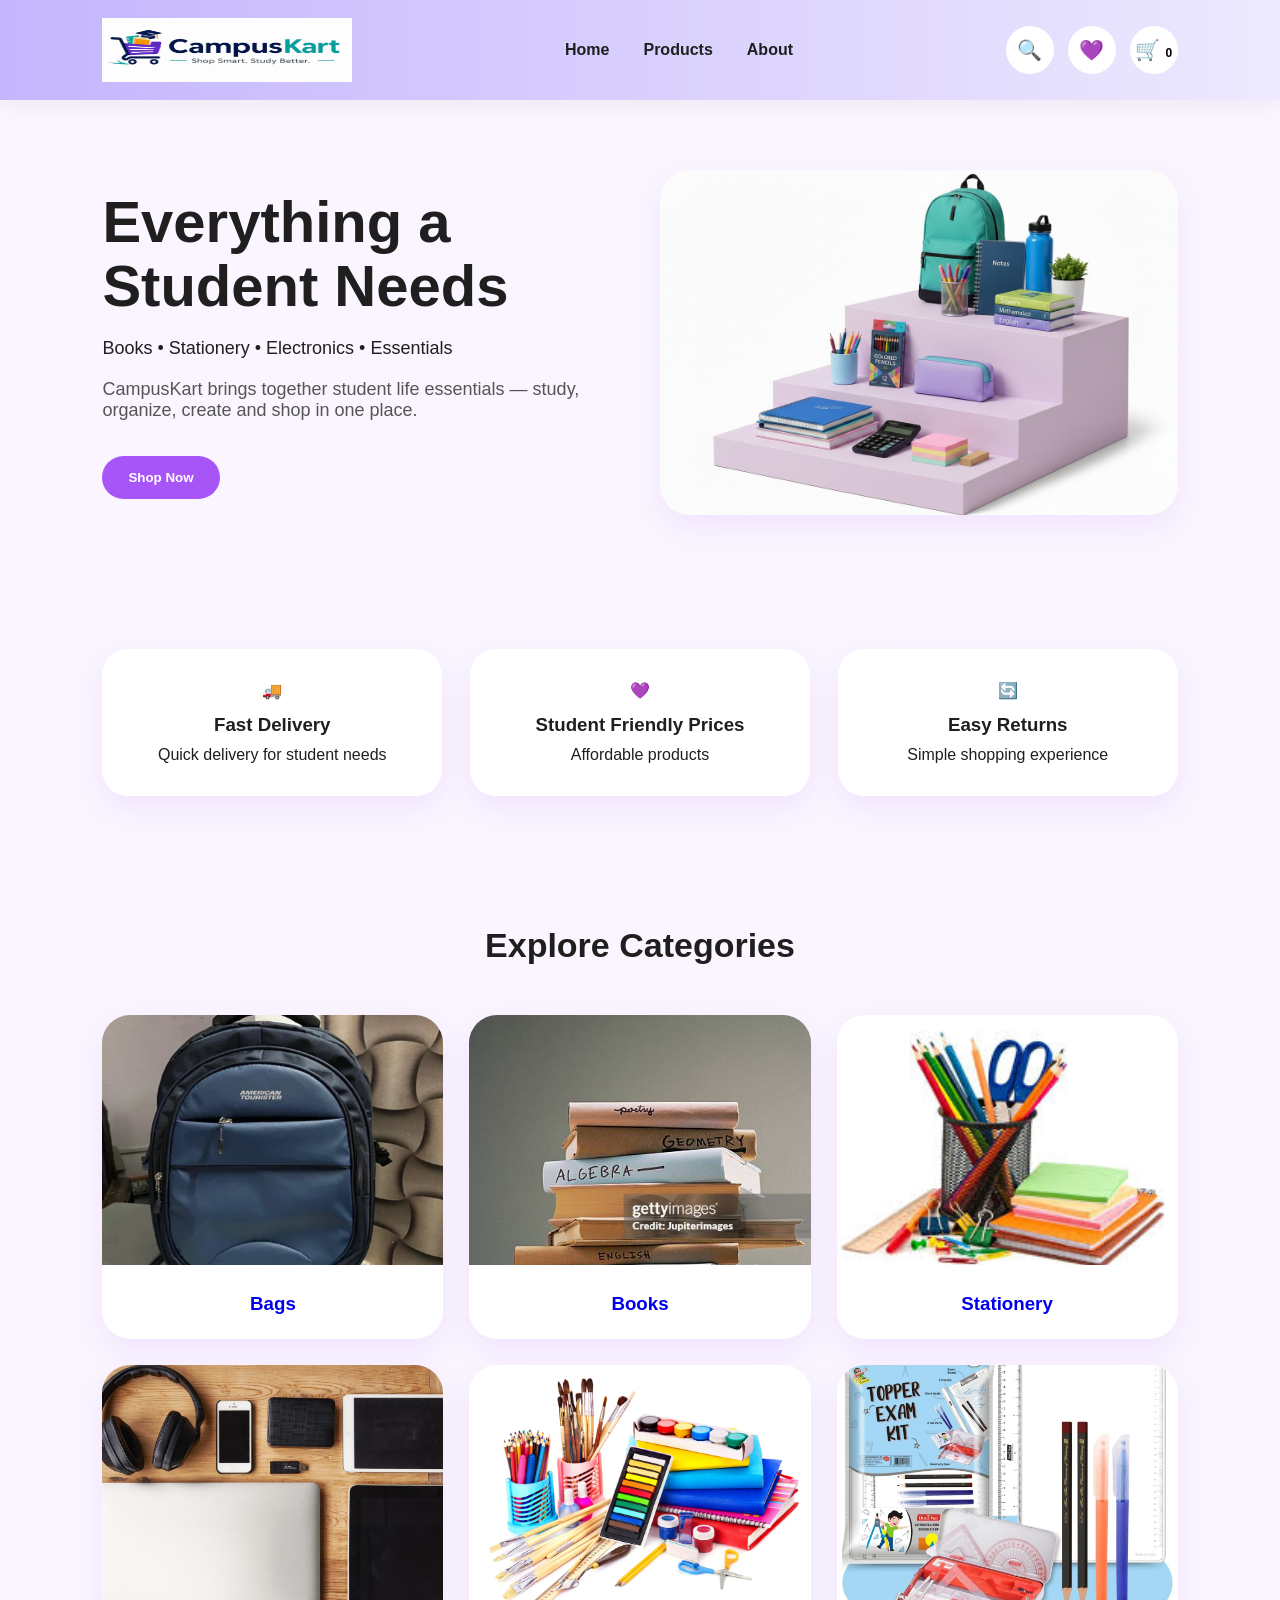
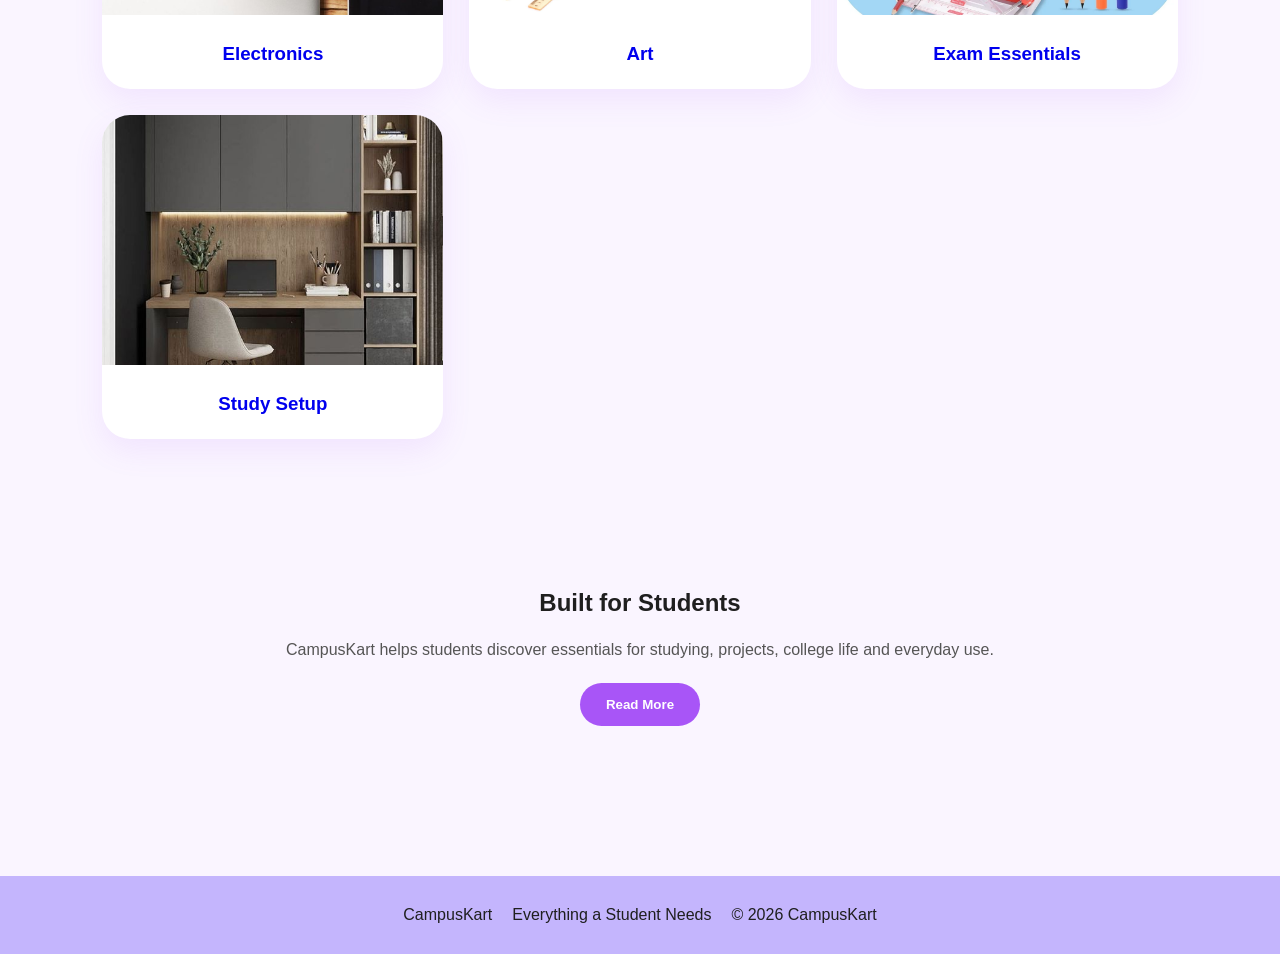
<file: index.html>
<!DOCTYPE html>
<html lang="en">

<head>

<meta charset="UTF-8">

<meta
name="viewport"
content="width=device-width, initial-scale=1.0">

<title>

CampusKart🛒

</title>

<link
rel="stylesheet"
href="css/style.css">

</head>



<body>



<!-- NAVBAR -->

<header class="navbar">

<div class="logo">

<a href="index.html">

<img
src="images/iykyk.jpeg" width="250px">

</a>

</div>



<nav>

<ul class="nav-links">

<li>

<a href="index.html">

Home

</a>

</li>

<li>

<a href="products.html">

Products

</a>

</li>

<li>

<a href="about.html">

About

</a>

</li>

</ul>

</nav>



<div class="nav-actions">



<button
class="icon-btn"
onclick="openSearch()">

🔍

</button>



<a href="wishlist.html">

<button
class="icon-btn">

💜

</button>

</a>



<a href="cart.html">

<button
class="icon-btn">

🛒

<span id="cartCount">

0

</span>

</button>

</a>

</div>

</header>





<!-- HERO -->

<section class="hero">

<div class="hero-left">

<h1>

Everything a Student Needs

</h1>

<p>

Books • Stationery • Electronics • Essentials

</p>

<p class="hero-text">

CampusKart brings together student life essentials —
study, organize, create and shop in one place.

</p>



<div class="hero-buttons">

<a href="products.html">

<button class="primary-btn">

Shop Now

</button>

</a>


</a>

</div>

</div>





<div class="hero-right">

<img
src="images/Use AI Image Jun 14, 2026, 21_23_35.png"
alt="CampusKart">

</div>

</section>





<!-- FEATURE -->

<section class="features">

<div class="feature">

🚚

<h3>

Fast Delivery

</h3>

<p>

Quick delivery for student needs

</p>

</div>



<div class="feature">

💜

<h3>

Student Friendly Prices

</h3>

<p>

Affordable products

</p>

</div>



<div class="feature">

🔄

<h3>

Easy Returns

</h3>

<p>

Simple shopping experience

</p>

</div>

</section>





<!-- CATEGORY -->

<section class="home-categories">

<h2>

Explore Categories

</h2>



<div class="products">




<a
href="pages/bags.html">

<div class="category-card">

<img
src="images/bags.jpg">

<h3>

Bags

</h3>

</div>

</a>





<a
href="pages/books.html">

<div class="category-card">

<img
src="images/bookssss.jpg">

<h3>

Books

</h3>

</div>

</a>





<a
href="pages/stationery.html">

<div class="category-card">

<img
src="images/stationary.jpg">

<h3>

Stationery

</h3>

</div>

</a>





<a
href="pages/electronics.html">

<div class="category-card">

<img
src="images/electronics.webp">

<h3>

Electronics

</h3>

</div>

</a>





<a
href="pages/art.html">

<div class="category-card">

<img
src="images/art suplies.webp">

<h3>

Art

</h3>

</div>

</a>





<a
href="pages/exams.html">

<div class="category-card">

<img
src="images/examessentials.webp">

<h3>

Exam Essentials

</h3>

</div>

</a>





<a
href="pages/studyroom.html">

<div class="category-card">

<img
src="images/studyroom setup.jpg">

<h3>

Study Setup

</h3>

</div>

</a>



</div>

</section>





<!-- ABOUT -->

<section class="about-preview">

<h2>

Built for Students

</h2>

<p>

CampusKart helps students discover essentials
for studying, projects, college life and everyday use.

</p>

<a href="about.html">

<button class="primary-btn">

Read More

</button>

</a>

</section>





<!-- FOOTER -->

<footer>

<div>

CampusKart

</div>


<div>

Everything a Student Needs

</div>


<div>

© 2026 CampusKart

</div>

</footer>





<script src="js/script.js"></script>

</body>

</html>
</file>
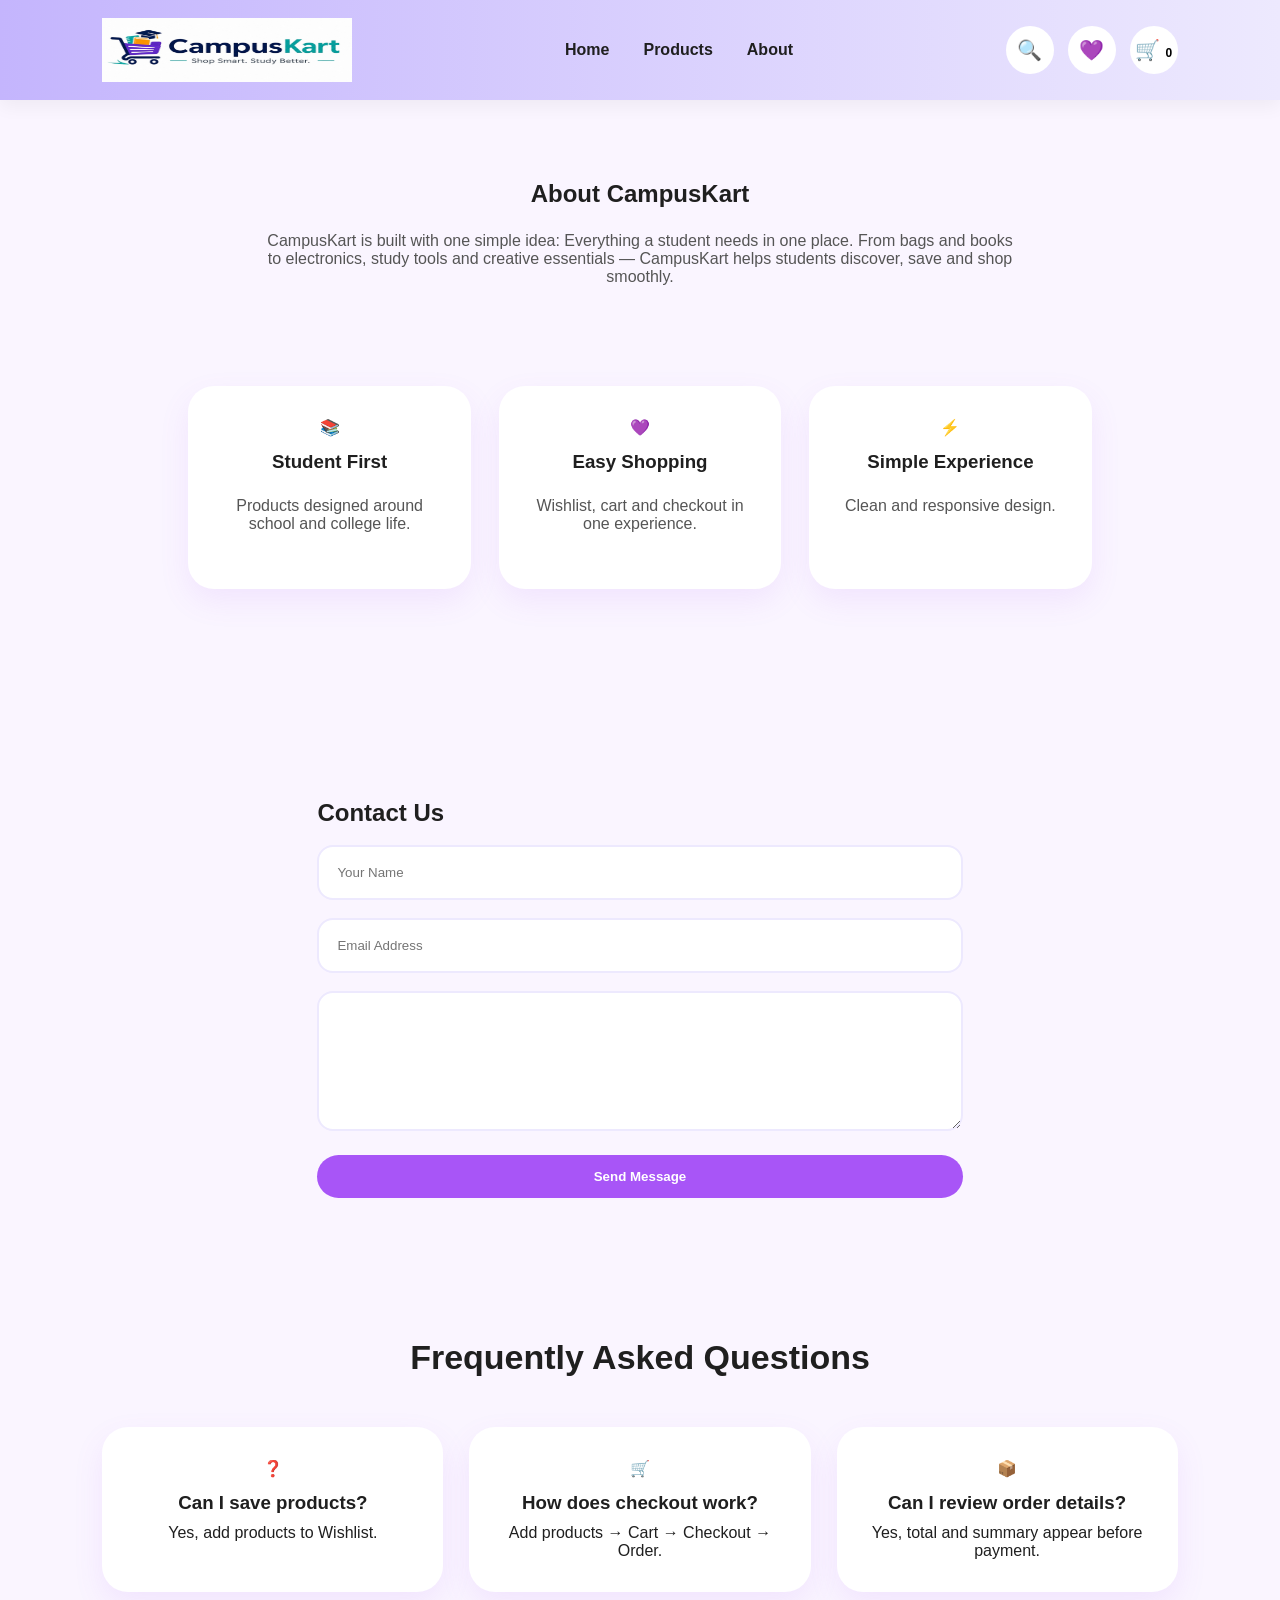
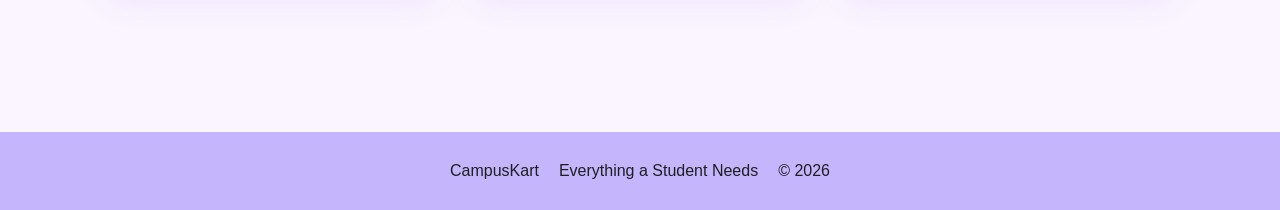
<file: about.html>
<!DOCTYPE html>
<html lang="en">

<head>

<meta charset="UTF-8">

<meta
name="viewport"
content="width=device-width, initial-scale=1.0">

<title>

CampusKart | About

</title>

<link
rel="stylesheet"
href="css/style.css">

</head>



<body>



<!-- NAVBAR -->

<header class="navbar">

<div class="logo">

<a href="index.html">

<img
src="images/iykyk.jpeg"width=250px>

</a>

</div>



<nav>

<ul class="nav-links">

<li>

<a href="index.html">

Home

</a>

</li>

<li>

<a href="products.html">

Products

</a>

</li>

<li>

<a href="about.html">

About

</a>

</li>

</ul>

</nav>



<div class="nav-actions">

<button
class="icon-btn"
onclick="openSearch()">

🔍

</button>



<a href="wishlist.html">

<button class="icon-btn">

💜

</button>

</a>



<a href="cart.html">

<button class="icon-btn">

🛒

<span id="cartCount">

0

</span>

</button>

</a>

</div>

</header>





<!-- HERO -->

<section
class="about-preview">

<h1>

About CampusKart

</h1>



<p>

CampusKart is built with one simple idea:

Everything a student needs in one place.

From bags and books to electronics,
study tools and creative essentials —
CampusKart helps students discover,
save and shop smoothly.

</p>





<div
class="features"
style="margin-top:40px;">

<div class="feature">

📚

<h3>

Student First

</h3>

<p>

Products designed around school and college life.

</p>

</div>



<div class="feature">

💜

<h3>

Easy Shopping

</h3>

<p>

Wishlist, cart and checkout in one experience.

</p>

</div>



<div class="feature">

⚡

<h3>

Simple Experience

</h3>

<p>

Clean and responsive design.

</p>

</div>

</div>

</section>





<!-- CONTACT -->

<section
class="checkout-box">

<h2>

Contact Us

</h2>



<input
type="text"
placeholder="Your Name">



<input
type="email"
placeholder="Email Address">



<textarea
placeholder="Write your message">

</textarea>



<button
class="primary-btn"
style="
width:100%;
margin-top:20px;
"

onclick="sendMessage()">

Send Message

</button>

</section>





<!-- FAQ -->

<section
class="home-categories">

<h2>

Frequently Asked Questions

</h2>



<div class="products">




<div class="feature">

❓

<h3>

Can I save products?

</h3>

<p>

Yes, add products to Wishlist.

</p>

</div>





<div class="feature">

🛒

<h3>

How does checkout work?

</h3>

<p>

Add products → Cart → Checkout → Order.

</p>

</div>





<div class="feature">

📦

<h3>

Can I review order details?

</h3>

<p>

Yes, total and summary appear before payment.

</p>

</div>



</div>

</section>





<footer>

<div>

CampusKart

</div>

<div>

Everything a Student Needs

</div>

<div>

© 2026

</div>

</footer>





<script src="js/script.js"></script>



<script>

function sendMessage(){

alert(

"Message Sent Successfully 💜"

);

}

</script>

</body>

</html>
</file>
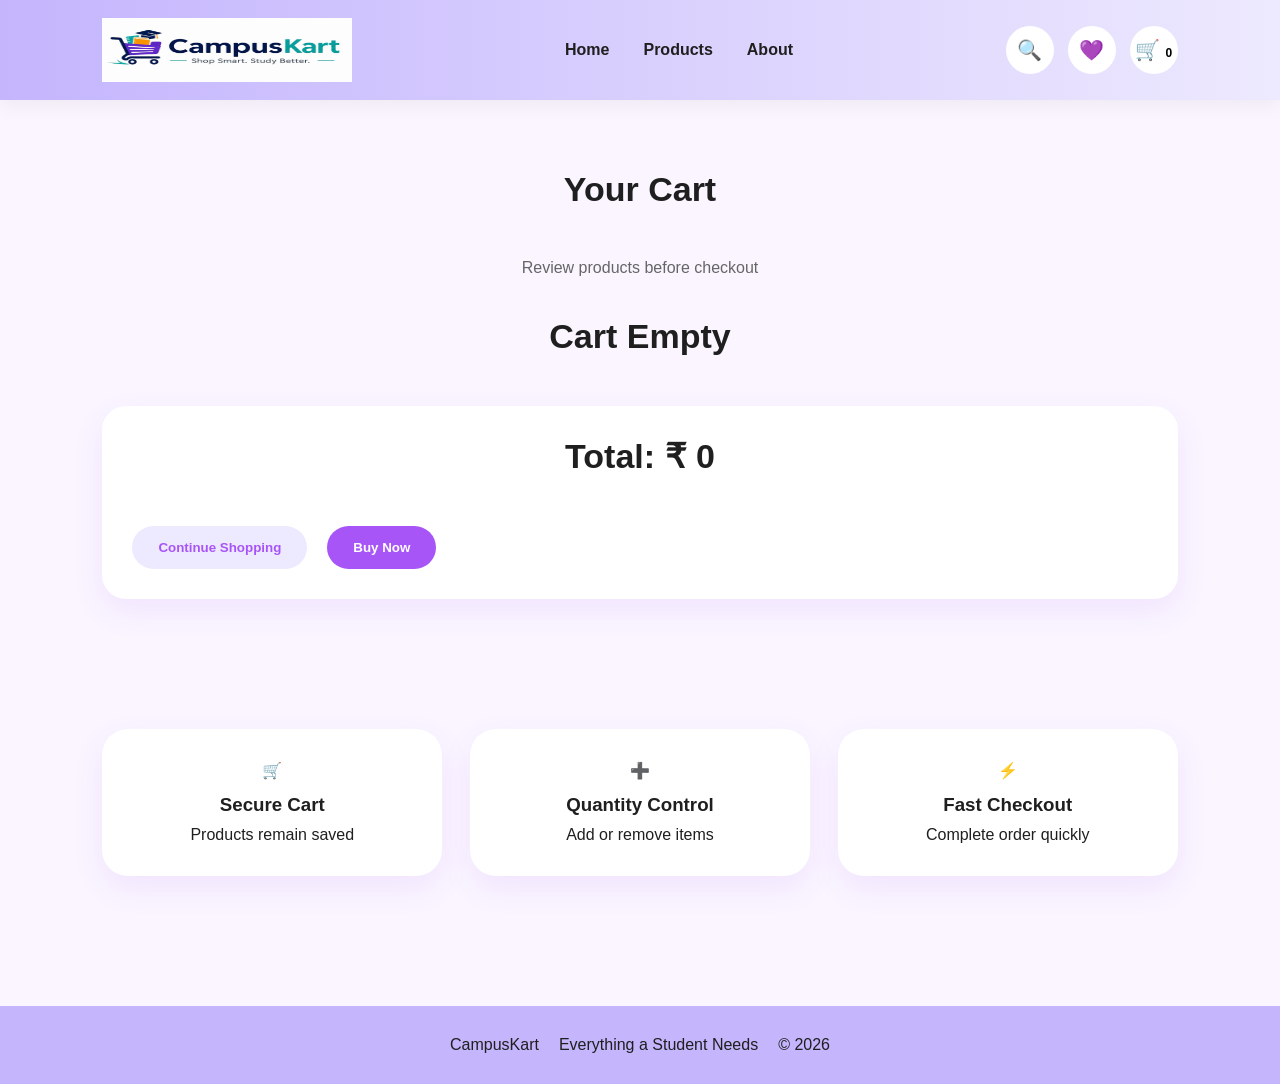
<file: cart.html>
<!DOCTYPE html>
<html lang="en">

<head>

<meta charset="UTF-8">

<meta
name="viewport"
content="width=device-width, initial-scale=1.0">

<title>

CampusKart | Cart

</title>

<link
rel="stylesheet"
href="css/style.css">

</head>



<body>



<!-- NAVBAR -->

<header class="navbar">

<div class="logo">

<a href="index.html">

<img
src="images/iykyk.jpeg"width="250px">

</a>

</div>



<nav>

<ul class="nav-links">

<li>

<a href="index.html">

Home

</a>

</li>

<li>

<a href="products.html">

Products

</a>

</li>

<li>

<a href="about.html">

About

</a>

</li>

</ul>

</nav>



<div class="nav-actions">

<button
class="icon-btn"
onclick="openSearch()">

🔍

</button>



<a href="wishlist.html">

<button class="icon-btn">

💜

</button>

</a>



<a href="cart.html">

<button class="icon-btn">

🛒

<span id="cartCount">

0

</span>

</button>

</a>

</div>

</header>





<!-- CART -->

<section class="home-categories">

<h2>

Your Cart

</h2>

<p
style="
text-align:center;
margin-bottom:40px;
color:#666;
">

Review products before checkout

</p>



<div id="cartItems">

</div>





<div class="total-box">

<h2>

Total:
₹

<span id="totalAmount">

0

</span>

</h2>



<div
style="
margin-top:25px;
display:flex;
gap:20px;
flex-wrap:wrap;
">

<a href="products.html">

<button
class="secondary-btn">

Continue Shopping

</button>

</a>



<button
class="primary-btn"
onclick="goCheckout()">

Buy Now

</button>

</div>

</div>

</section>





<section class="features">

<div class="feature">

🛒

<h3>

Secure Cart

</h3>

<p>

Products remain saved

</p>

</div>



<div class="feature">

➕

<h3>

Quantity Control

</h3>

<p>

Add or remove items

</p>

</div>



<div class="feature">

⚡

<h3>

Fast Checkout

</h3>

<p>

Complete order quickly

</p>

</div>

</section>





<footer>

<div>

CampusKart

</div>

<div>

Everything a Student Needs

</div>

<div>

© 2026

</div>

</footer>





<script src="js/script.js"></script>



<script>

function goCheckout(){

const cart =

JSON.parse(

localStorage.getItem(
"campuskartCart"
)

)||[];



if(
cart.length===0
){

alert(
"Cart Empty"
);

return;

}



window.location.href=
"checkout.html";

}

</script>

</body>

</html>
</file>
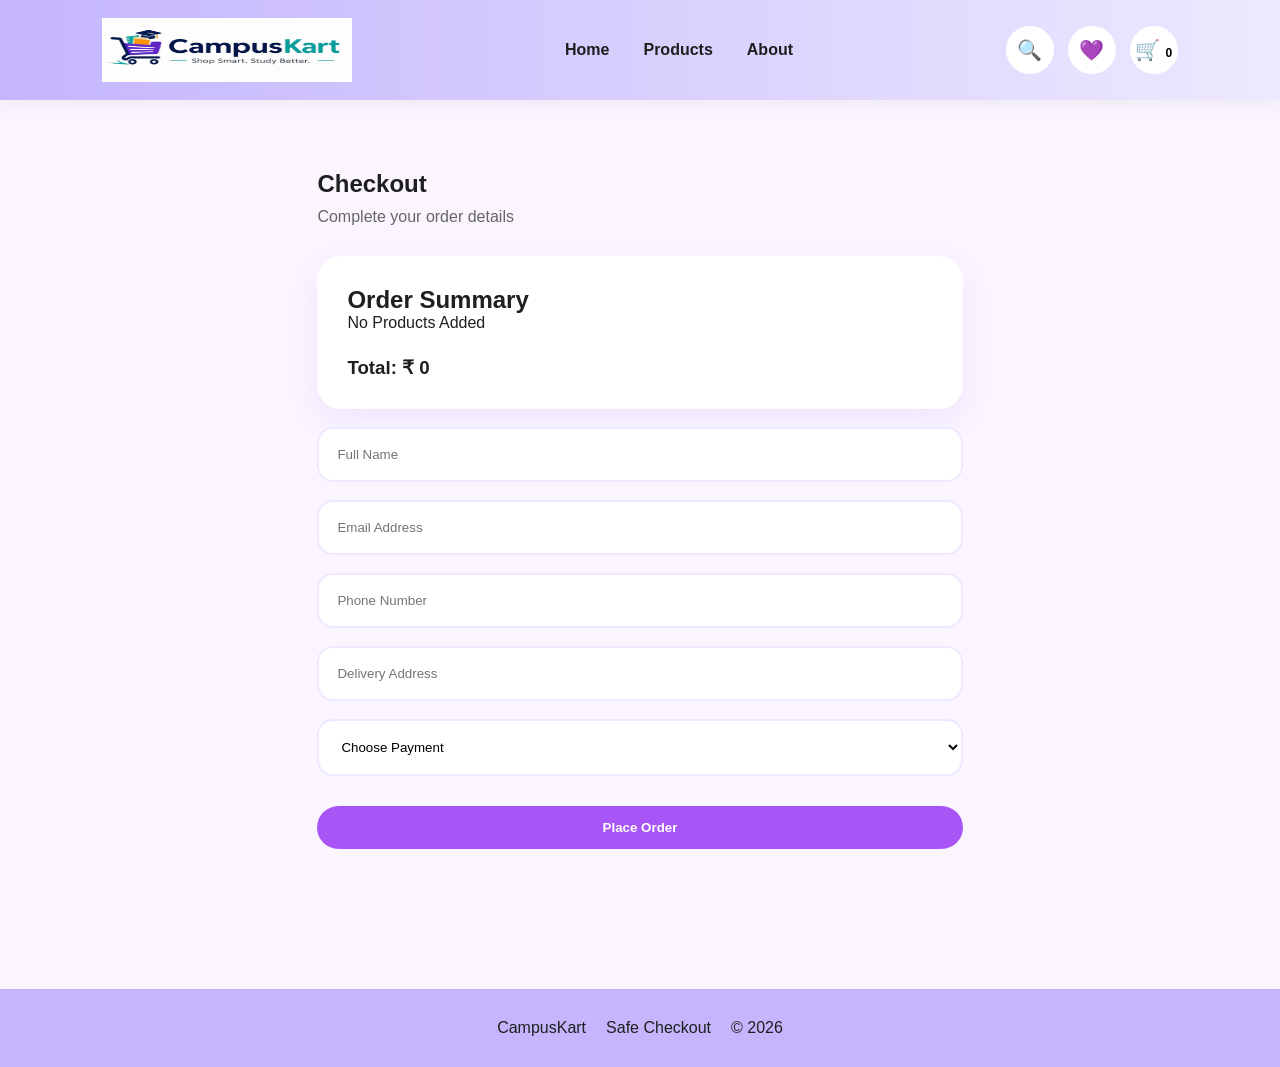
<file: checkout.html>
<!DOCTYPE html>
<html lang="en">

<head>

<meta charset="UTF-8">

<meta
name="viewport"
content="width=device-width, initial-scale=1.0">

<title>

CampusKart | Checkout

</title>

<link
rel="stylesheet"
href="css/style.css">

</head>



<body>



<!-- NAVBAR -->

<header class="navbar">

<div class="logo">

<a href="index.html">

<img
src="images/iykyk.jpeg" width="250px">

</a>

</div>



<nav>

<ul class="nav-links">

<li>

<a href="index.html">

Home

</a>

</li>

<li>

<a href="pages/products.html">

Products

</a>

</li>

<li>

<a href="about.html">

About

</a>

</li>

</ul>

</nav>



<div class="nav-actions">

<button
class="icon-btn"
onclick="openSearch()">

🔍

</button>



<a href="wishlist.html">

<button class="icon-btn">
💜

</button>

</a>



<a href="cart.html">

<button class="icon-btn">

🛒

<span id="cartCount">

0

</span>

</button>

</a>

</div>

</header>





<section class="checkout-box">

<h1>

Checkout

</h1>

<p
style="
margin-top:10px;
color:#666;
">

Complete your order details

</p>



<!-- ORDER SUMMARY -->

<div
class="total-box"
style="margin-top:30px;">

<h2>

Order Summary

</h2>



<div
id="orderSummary">

</div>



<h3
style="
margin-top:25px;
">

Total:
₹

<span id="checkoutTotal">

0

</span>

</h3>

</div>





<!-- FORM -->

<input
id="name"
type="text"
placeholder="Full Name">



<input
id="email"
type="email"
placeholder="Email Address">



<input
id="phone"
type="tel"
placeholder="Phone Number">


<input

id="address"
type="Address"
placeholder="Delivery Address">





<select id="payment">

<option value="">

Choose Payment

</option>

<option>

Cash On Delivery

</option>

<option>

UPI

</option>

<option>

Credit Card

</option>

<option>

Debit Card

</option>

</select>



<button
class="primary-btn"
style="
margin-top:30px;
width:100%;
"

onclick="confirmOrder()">

Place Order

</button>

</section>





<footer>

<div>

CampusKart

</div>

<div>

Safe Checkout

</div>

<div>

© 2026

</div>

</footer>





<script src="js/script.js"></script>



<script>

/* =====================
ORDER SUMMARY
===================== */

function renderSummary(){

const cart =

JSON.parse(

localStorage.getItem(
"campuskartCart"
)

)||[];



const box =

document.getElementById(
"orderSummary"
);



const totalBox =

document.getElementById(
"checkoutTotal"
);



if(
cart.length===0
){

box.innerHTML=

`

<div>

No Products Added

</div>

`;

return;

}



let total=0;

box.innerHTML="";



cart.forEach(

item=>{

total+=

item.price
*
item.qty;



box.innerHTML+=

`

<div
style="
padding:18px;
margin-top:15px;
background:white;
border-radius:18px;
">

<h3>

${item.name}

</h3>

<p>

Qty:
${item.qty}

</p>

<p>

₹${item.price}

</p>

</div>

`;

}

);



totalBox.innerText=
total;

}



/* =====================
FINAL ORDER
===================== */

function confirmOrder(){

const name=
document.getElementById(
"name"
).value.trim();



const email=
document.getElementById(
"email"
).value.trim();



const phone=
document.getElementById(
"phone"
).value.trim();



const address=
document.getElementById(
"address"
).value.trim();



const payment=
document.getElementById(
"payment"
).value;



const cart =

JSON.parse(

localStorage.getItem(
"campuskartCart"
)

)||[];



if(
cart.length===0
){

alert(
"Cart Empty"
);

return;

}



if(

!name||

!email||

!phone||

!address||

!payment

){

alert(
"Fill all details"
);

return;

}



alert(

`🎉 Order Confirmed

Name:
${name}

Payment:
${payment}

Thank You for shopping with CampusKart`

);



localStorage.removeItem(
"campuskartCart"
);



window.location.href=
"index.html";

}



renderSummary();

</script>

</body>

</html>
</file>
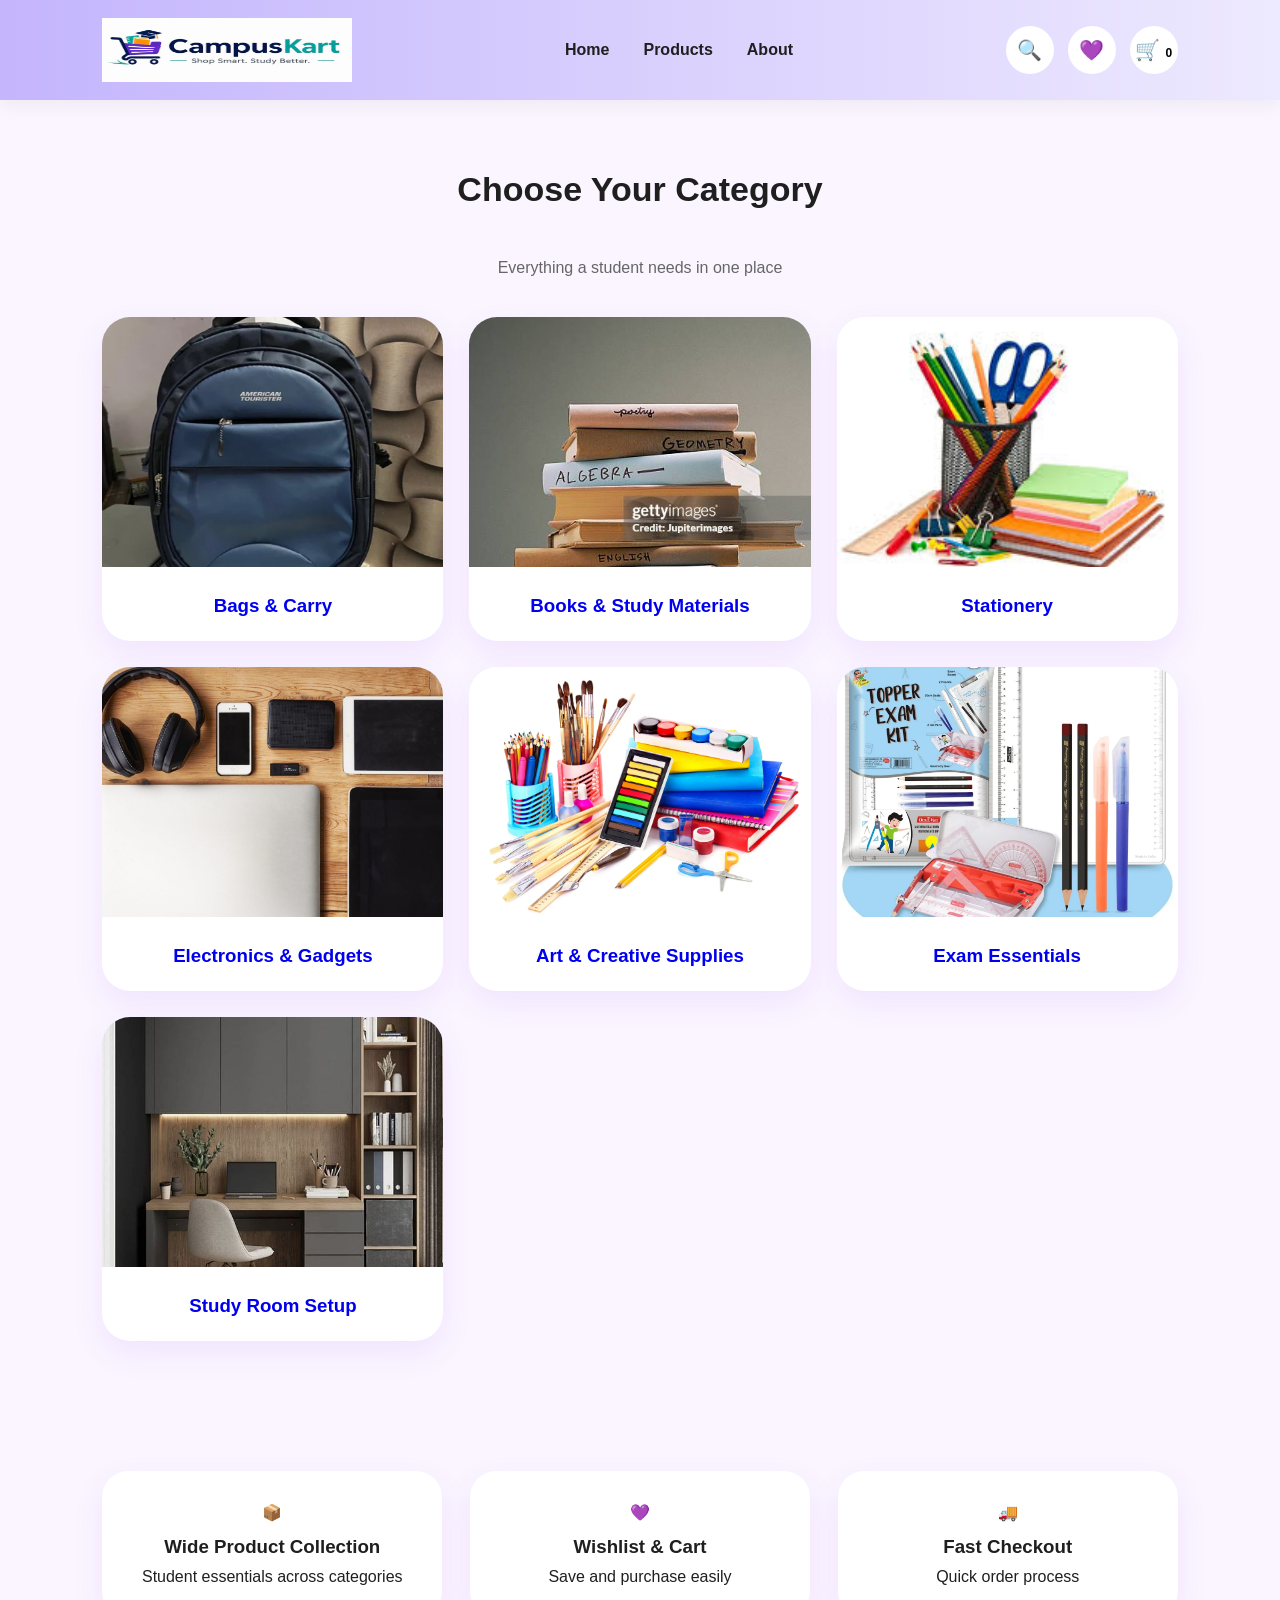
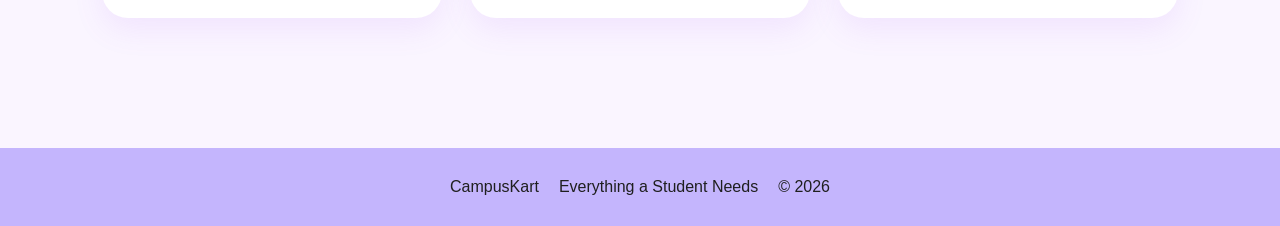
<file: products.html>
<!DOCTYPE html>
<html lang="en">

<head>

<meta charset="UTF-8">

<meta
name="viewport"
content="width=device-width, initial-scale=1.0">

<title>

CampusKart | Products

</title>

<link
rel="stylesheet"
href="css/style.css">

</head>



<body>



<!-- NAVBAR -->

<header class="navbar">

<div class="logo">

<a href="index.html">

<img
src="images/iykyk.jpeg" width="250px">

</a>

</div>



<nav>

<ul class="nav-links">

<li>

<a href="index.html">

Home

</a>

</li>

<li>

<a href="products.html">

Products

</a>

</li>

<li>

<a href="about.html">

About

</a>

</li>

</ul>

</nav>



<div class="nav-actions">



<button
class="icon-btn"
onclick="openSearch()">

🔍

</button>



<a href="wishlist.html">

<button class="icon-btn">

💜

</button>

</a>



<a href="cart.html">

<button class="icon-btn">

🛒

<span id="cartCount">

0

</span>

</button>

</a>

</div>

</header>





<!-- TITLE -->

<section class="home-categories">

<h2>

Choose Your Category

</h2>

<p
style="
text-align:center;
margin-bottom:40px;
color:#666;
">

Everything a student needs in one place

</p>



<div class="products">




<a href="pages/bags.html">

<div class="category-card">

<img
src="images/bags.jpg">

<h3>

Bags & Carry

</h3>

</div>

</a>





<a href="pages/books.html">

<div class="category-card">

<img
src="images/bookssss.jpg">

<h3>

Books & Study Materials

</h3>

</div>

</a>





<a href="pages/stationery.html">

<div class="category-card">

<img
src="images/stationary.jpg">

<h3>

Stationery

</h3>

</div>

</a>





<a href="pages/electronics.html">

<div class="category-card">

<img
src="images/electronics.webp">

<h3>

Electronics & Gadgets

</h3>

</div>

</a>





<a href="pages/art.html">

<div class="category-card">

<img
src="images/art suplies.webp">

<h3>

Art & Creative Supplies

</h3>

</div>

</a>





<a href="pages/exams.html">

<div class="category-card">

<img
src="images/examessentials.webp">

<h3>

Exam Essentials

</h3>

</div>

</a>





<a href="pages/studyroom.html">

<div class="category-card">

<img
src="images/studyroom setup.jpg">

<h3>

Study Room Setup

</h3>

</div>

</a>






</div>

</a>











<a>

</div>

</a>



</div>

</section>





<!-- FEATURES -->

<section class="features">

<div class="feature">

📦

<h3>

Wide Product Collection

</h3>

<p>

Student essentials across categories

</p>

</div>



<div class="feature">

💜

<h3>

Wishlist & Cart

</h3>

<p>

Save and purchase easily

</p>

</div>



<div class="feature">

🚚

<h3>

Fast Checkout

</h3>

<p>

Quick order process

</p>

</div>

</section>





<footer>

<div>

CampusKart

</div>



<div>

Everything a Student Needs

</div>



<div>

© 2026

</div>

</footer>





<script src="js/script.js"></script>

</body>

</html>
</file>
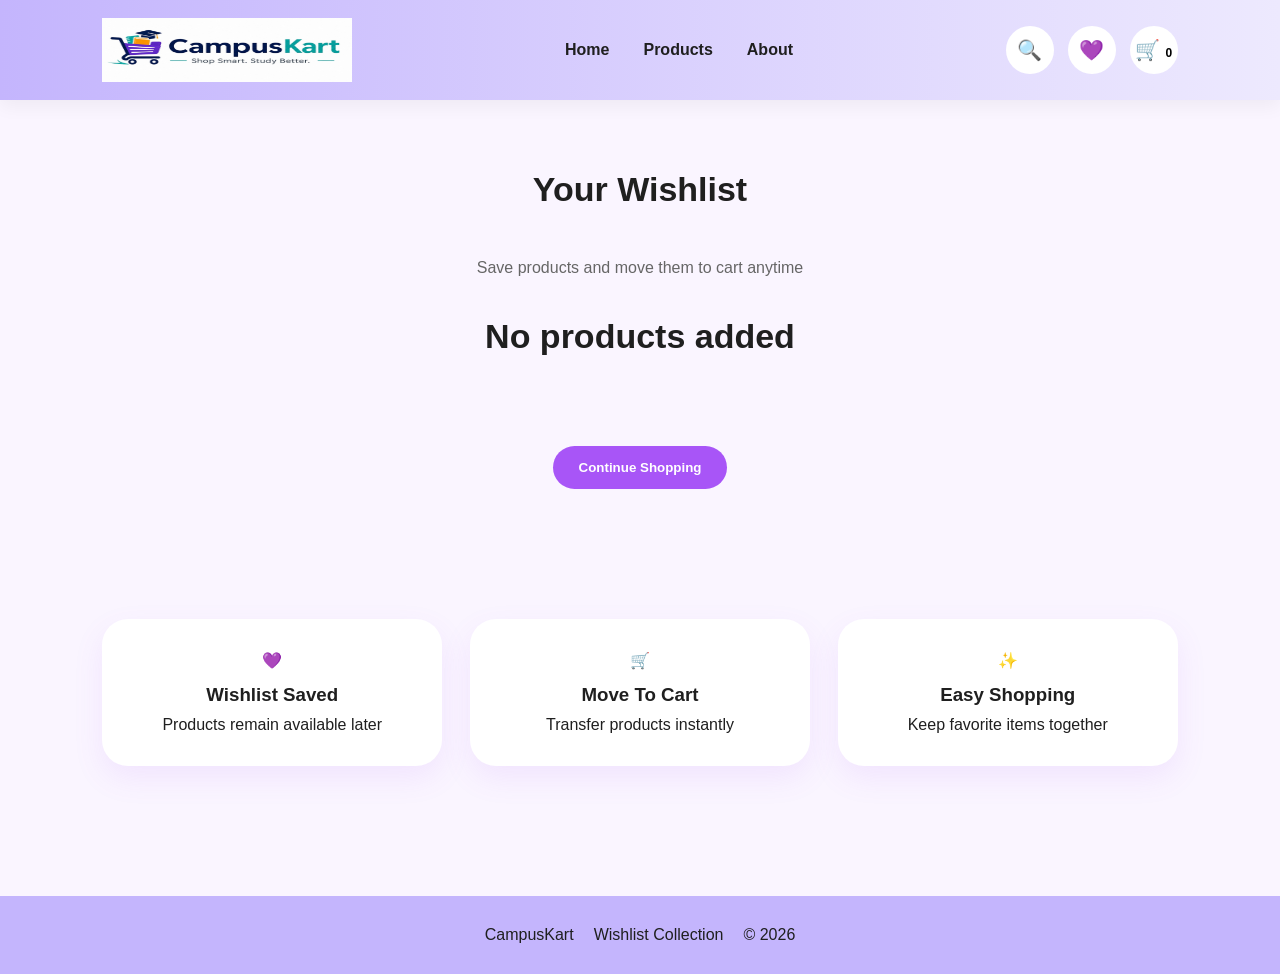
<file: wishlist.html>
<!DOCTYPE html>
<html lang="en">

<head>

<meta charset="UTF-8">

<meta
name="viewport"
content="width=device-width, initial-scale=1.0">

<title>

CampusKart | Wishlist

</title>

<link
rel="stylesheet"
href="css/style.css">

</head>



<body>



<!-- NAVBAR -->

<header class="navbar">

<div class="logo">

<a href="index.html">

<img
src="images/iykyk.jpeg" width="250px">

</a>

</div>



<nav>

<ul class="nav-links">

<li>

<a href="index.html">

Home

</a>

</li>

<li>

<a href="products.html">

Products

</a>

</li>

<li>

<a href="about.html">

About

</a>

</li>

</ul>

</nav>



<div class="nav-actions">

<button
class="icon-btn"
onclick="openSearch()">

🔍

</button>



<a href="wishlist.html">

<button class="icon-btn">

💜

</button>

</a>



<a href="cart.html">

<button class="icon-btn">

🛒

<span id="cartCount">

0

</span>

</button>

</a>

</div>

</header>





<!-- TITLE -->

<section class="home-categories">

<h2>

Your Wishlist

</h2>

<p
style="
text-align:center;
margin-bottom:40px;
color:#666;
">

Save products and move them to cart anytime

</p>



<div
id="wishlistItems"
class="products">

</div>





<div
style="
text-align:center;
margin-top:40px;
">

<a href="products.html">

<button
class="primary-btn">

Continue Shopping

</button>

</a>

</div>

</section>





<section class="features">

<div class="feature">

💜

<h3>

Wishlist Saved

</h3>

<p>

Products remain available later

</p>

</div>



<div class="feature">

🛒

<h3>

Move To Cart

</h3>

<p>

Transfer products instantly

</p>

</div>



<div class="feature">

✨

<h3>

Easy Shopping

</h3>

<p>

Keep favorite items together

</p>

</div>

</section>





<footer>

<div>

CampusKart

</div>

<div>

Wishlist Collection

</div>

<div>

© 2026

</div>

</footer>





<script src="js/script.js"></script>

</body>

</html>
</file>
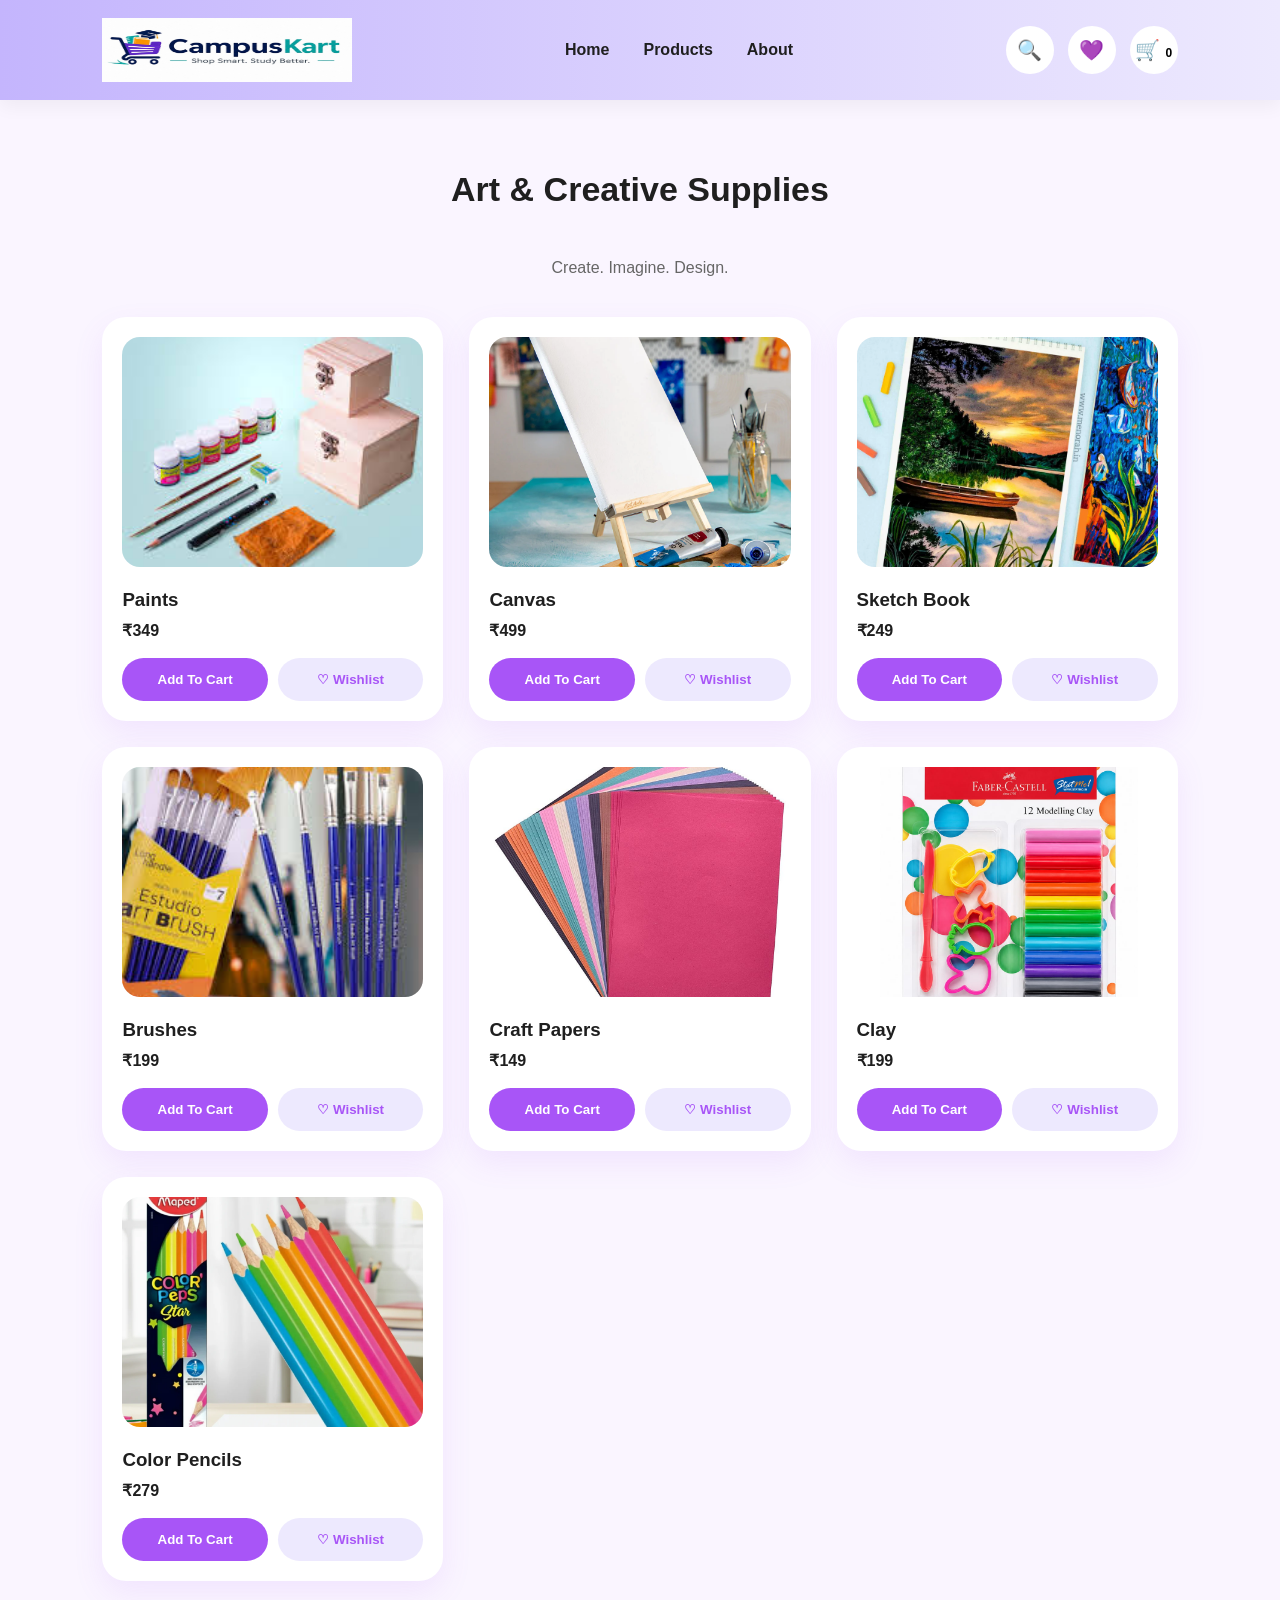
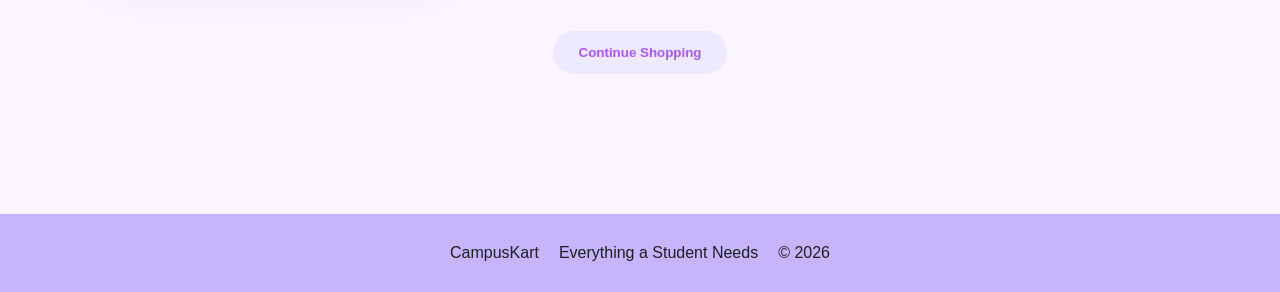
<file: pages/art.html>
<!DOCTYPE html>
<html lang="en">

<head>

<meta charset="UTF-8">

<meta
name="viewport"
content="width=device-width, initial-scale=1.0">

<title>
CampusKart | Art & Creative Supplies
</title>

<link
rel="stylesheet"
href="../css/style.css">

</head>

<body>



<header class="navbar">

<div class="logo">

<a href="../index.html">

<img
src="../images/iykyk.jpeg" width="250px">

</a>

</div>



<nav>

<ul class="nav-links">

<li><a href="../index.html">Home</a></li>

<li><a href="../products.html">Products</a></li>

<li><a href="../about.html">About</a></li>

</ul>

</nav>



<div class="nav-actions">

<button
class="icon-btn"
onclick="openSearch()">

🔍

</button>



<a href="../wishlist.html">

<button class="icon-btn">

💜

</button>

</a>



<a href="../cart.html">

<button class="icon-btn">

🛒

<span id="cartCount">

0

</span>

</button>

</a>

</div>

</header>





<section class="home-categories">

<h2>

Art & Creative Supplies

</h2>

<p
style="
text-align:center;
margin-bottom:40px;
color:#666;
">

Create. Imagine. Design.

</p>





<div class="products">




<div class="product-card">

<img src="../images/paints.jpg">

<h3>

Paints

</h3>

<p>

₹349

</p>

<div class="product-actions">

<button
class="primary-btn"

onclick='addToCart({
name:"Paints",
price:349,
img:"images/paints.jpg"
})'>

Add To Cart

</button>

<button
class="secondary-btn"

onclick='addToWishlist({
name:"Paints",
price:349,
img:"images/paints.jpg"
})'>

♡ Wishlist

</button>

</div>

</div>





<div class="product-card">

<img src="../images/canvas.webp">

<h3>

Canvas

</h3>

<p>

₹499

</p>

<div class="product-actions">

<button
class="primary-btn"

onclick='addToCart({
name:"Canvas",
price:499,
img:"images/canvas.webp"
})'>

Add To Cart

</button>

<button
class="secondary-btn"

onclick='addToWishlist({
name:"Canvas",
price:499,
img:"images/canvas.webp"
})'>

♡ Wishlist

</button>

</div>

</div>





<div class="product-card">

<img src="../images/sketchbook.webp">

<h3>

Sketch Book

</h3>

<p>

₹249

</p>

<div class="product-actions">

<button
class="primary-btn"

onclick='addToCart({
name:"Sketch Book",
price:249,
img:"images/sketchbook.webp"
})'>

Add To Cart

</button>

<button
class="secondary-btn"

onclick='addToWishlist({
name:"Sketch Book",
price:249,
img:"images/sketchbook.webp"
})'>

♡ Wishlist

</button>

</div>

</div>





<div class="product-card">

<img src="../images/paintbrush.jpg">

<h3>

Brushes

</h3>

<p>

₹199

</p>

<div class="product-actions">

<button
class="primary-btn"

onclick='addToCart({
name:"Brushes",
price:199,
img:"images/paintbrush.jpg"
})'>

Add To Cart

</button>

<button
class="secondary-btn"

onclick='addToWishlist({
name:"Brushes",
price:199,
img:"images/paintbrush.jpg"
})'>

♡ Wishlist

</button>

</div>

</div>





<div class="product-card">

<img src="../images/craftpaper.jpg">

<h3>

Craft Papers

</h3>

<p>

₹149

</p>

<div class="product-actions">

<button
class="primary-btn"

onclick='addToCart({
name:"Craft Papers",
price:149,
img:"images/craftpaper.jpg"
})'>

Add To Cart

</button>

<button
class="secondary-btn"

onclick='addToWishlist({
name:"Craft Papers",
price:149,
img:"images/craftpaper.jpg"
})'>

♡ Wishlist

</button>

</div>

</div>





<div class="product-card">

<img src="../images/clay.jpg">

<h3>

Clay

</h3>

<p>

₹199

</p>

<div class="product-actions">

<button
class="primary-btn"

onclick='addToCart({
name:"Clay",
price:199,
img:"images/clay.jpg"
})'>

Add To Cart

</button>

<button
class="secondary-btn"

onclick='addToWishlist({
name:"Clay",
price:199,
img:"images/clay.jpg"
})'>

♡ Wishlist

</button>

</div>

</div>





<div class="product-card">

<img src="../images/colorpencils.webp">

<h3>

Color Pencils

</h3>

<p>

₹279

</p>

<div class="product-actions">

<button
class="primary-btn"

onclick='addToCart({
name:"Color Pencils",
price:279,
img:"images/colorpencils.webp"
})'>

Add To Cart

</button>

<button
class="secondary-btn"

onclick='addToWishlist({
name:"Color Pencils",
price:279,
img:"images/colorpencils.webp"
})'>

♡ Wishlist

</button>

</div>

</div>



</div>





<div
style="
text-align:center;
margin-top:50px;
">

<a href="../products.html">

<button class="secondary-btn">

Continue Shopping

</button>

</a>

</div>

</section>





<footer>

<div>

CampusKart

</div>

<div>

Everything a Student Needs

</div>

<div>

© 2026

</div>

</footer>





<script src="../js/script.js"></script>

</body>

</html>
</file>
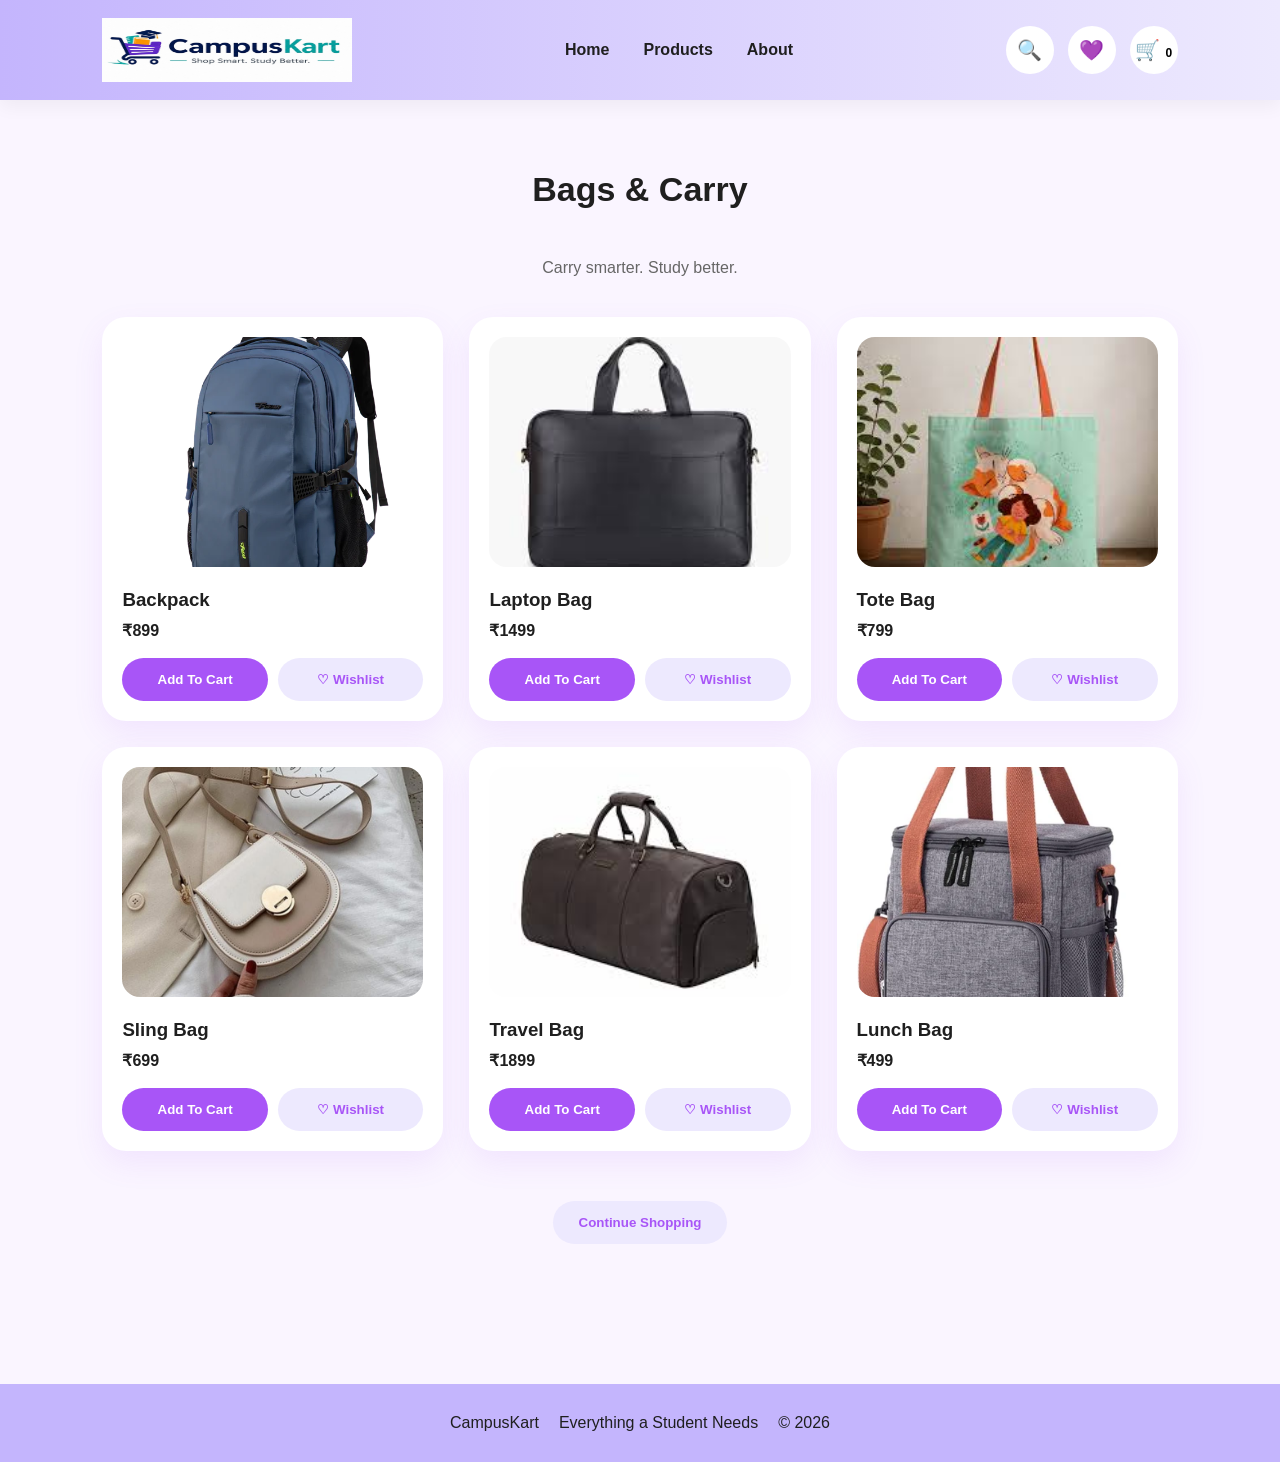
<file: pages/bags.html>
<!DOCTYPE html>
<html lang="en">

<head>

<meta charset="UTF-8">

<meta
name="viewport"
content="width=device-width, initial-scale=1.0">

<title>
CampusKart | Bags & Carry
</title>

<link
rel="stylesheet"
href="../css/style.css">

</head>



<body>



<!-- NAVBAR -->

<header class="navbar">

<div class="logo">

<a href="../index.html">

<img
src="../images/iykyk.jpeg" width="250px">

</a>

</div>



<nav>

<ul class="nav-links">

<li>
<a href="../index.html">
Home
</a>
</li>

<li>
<a href="../products.html">
Products
</a>
</li>

<li>
<a href="../about.html">
About
</a>
</li>

</ul>

</nav>



<div class="nav-actions">

<button
class="icon-btn"
onclick="openSearch()">

🔍

</button>



<a href="../wishlist.html">

<button class="icon-btn">

💜

</button>

</a>



<a href="../cart.html">

<button class="icon-btn">

🛒

<span id="cartCount">

0

</span>

</button>

</a>

</div>

</header>





<section class="home-categories">

<h2>

Bags & Carry

</h2>

<p
style="
text-align:center;
margin-bottom:40px;
color:#666;
">

Carry smarter. Study better.

</p>





<div class="products">





<!-- PRODUCT -->

<div class="product-card">

<img
src="../images/backpack.webp">

<h3>

Backpack

</h3>

<p>

₹899

</p>



<div class="product-actions">

<button
class="primary-btn"

onclick='addToCart({

name:"Backpack",

price:899,

img:"images/backpack.webp"

})'>

Add To Cart

</button>



<button
class="secondary-btn"

onclick='addToWishlist({

name:"Backpack",

price:899,

img:"images/backpack.webp"

})'>

♡ Wishlist

</button>

</div>

</div>





<div class="product-card">

<img
src="../images/laptop bag.jpg">

<h3>

Laptop Bag

</h3>

<p>

₹1499

</p>

<div class="product-actions">

<button
class="primary-btn"

onclick='addToCart({

name:"Laptop Bag",

price:1499,

img:"images/laptop bag.jpg"

})'>

Add To Cart

</button>

<button
class="secondary-btn"

onclick='addToWishlist({

name:"Laptop Bag",

price:1499,

img:"images/laptop bag.jpg"

})'>

♡ Wishlist

</button>

</div>

</div>





<div class="product-card">

<img
src="../images/totebag.jpg">

<h3>

Tote Bag

</h3>

<p>

₹799

</p>

<div class="product-actions">

<button
class="primary-btn"

onclick='addToCart({

name:"Tote Bag",

price:799,

img:"images/totebag.jpg"

})'>

Add To Cart

</button>

<button
class="secondary-btn"

onclick='addToWishlist({

name:"Tote Bag",

price:799,

img:"images/totebag.jpg"

})'>

♡ Wishlist

</button>

</div>

</div>





<div class="product-card">

<img
src="../images/slingbag.jpg">

<h3>

Sling Bag

</h3>

<p>

₹699

</p>

<div class="product-actions">

<button
class="primary-btn"

onclick='addToCart({

name:"Sling Bag",

price:699,

img:"images/slingbag.jpg"

})'>

Add To Cart

</button>

<button
class="secondary-btn"

onclick='addToWishlist({

name:"Sling Bag",

price:699,

img:"images/slingbag.jpg"

})'>

♡ Wishlist

</button>

</div>

</div>





<div class="product-card">

<img
src="../images/travel bag.jpg">

<h3>

Travel Bag

</h3>

<p>

₹1899

</p>

<div class="product-actions">

<button
class="primary-btn"

onclick='addToCart({

name:"Travel Bag",

price:1899,

img:"images/travel bag.jpg"

})'>

Add To Cart

</button>

<button
class="secondary-btn"

onclick='addToWishlist({

name:"Travel Bag",

price:1899,

img:"images/travel bag.jpg"

})'>

♡ Wishlist

</button>

</div>

</div>





<div class="product-card">

<img
src="../images/lunvhbag.webp">

<h3>

Lunch Bag

</h3>

<p>

₹499

</p>

<div class="product-actions">

<button
class="primary-btn"

onclick='addToCart({

name:"Lunch Bag",

price:499,

img:"images/lunvhbag.webp"

})'>

Add To Cart

</button>

<button
class="secondary-btn"

onclick='addToWishlist({

name:"Lunch Bag",

price:499,

img:"images/lunvhbag.webp"

})'>

♡ Wishlist

</button>

</div>

</div>





</div>





<div
style="
text-align:center;
margin-top:50px;
">

<a href="../products.html">

<button
class="secondary-btn">

Continue Shopping

</button>

</a>

</div>

</section>





<footer>

<div>

CampusKart

</div>

<div>

Everything a Student Needs

</div>

<div>

© 2026

</div>

</footer>





<script src="../js/script.js"></script>

</body>

</html>
</file>
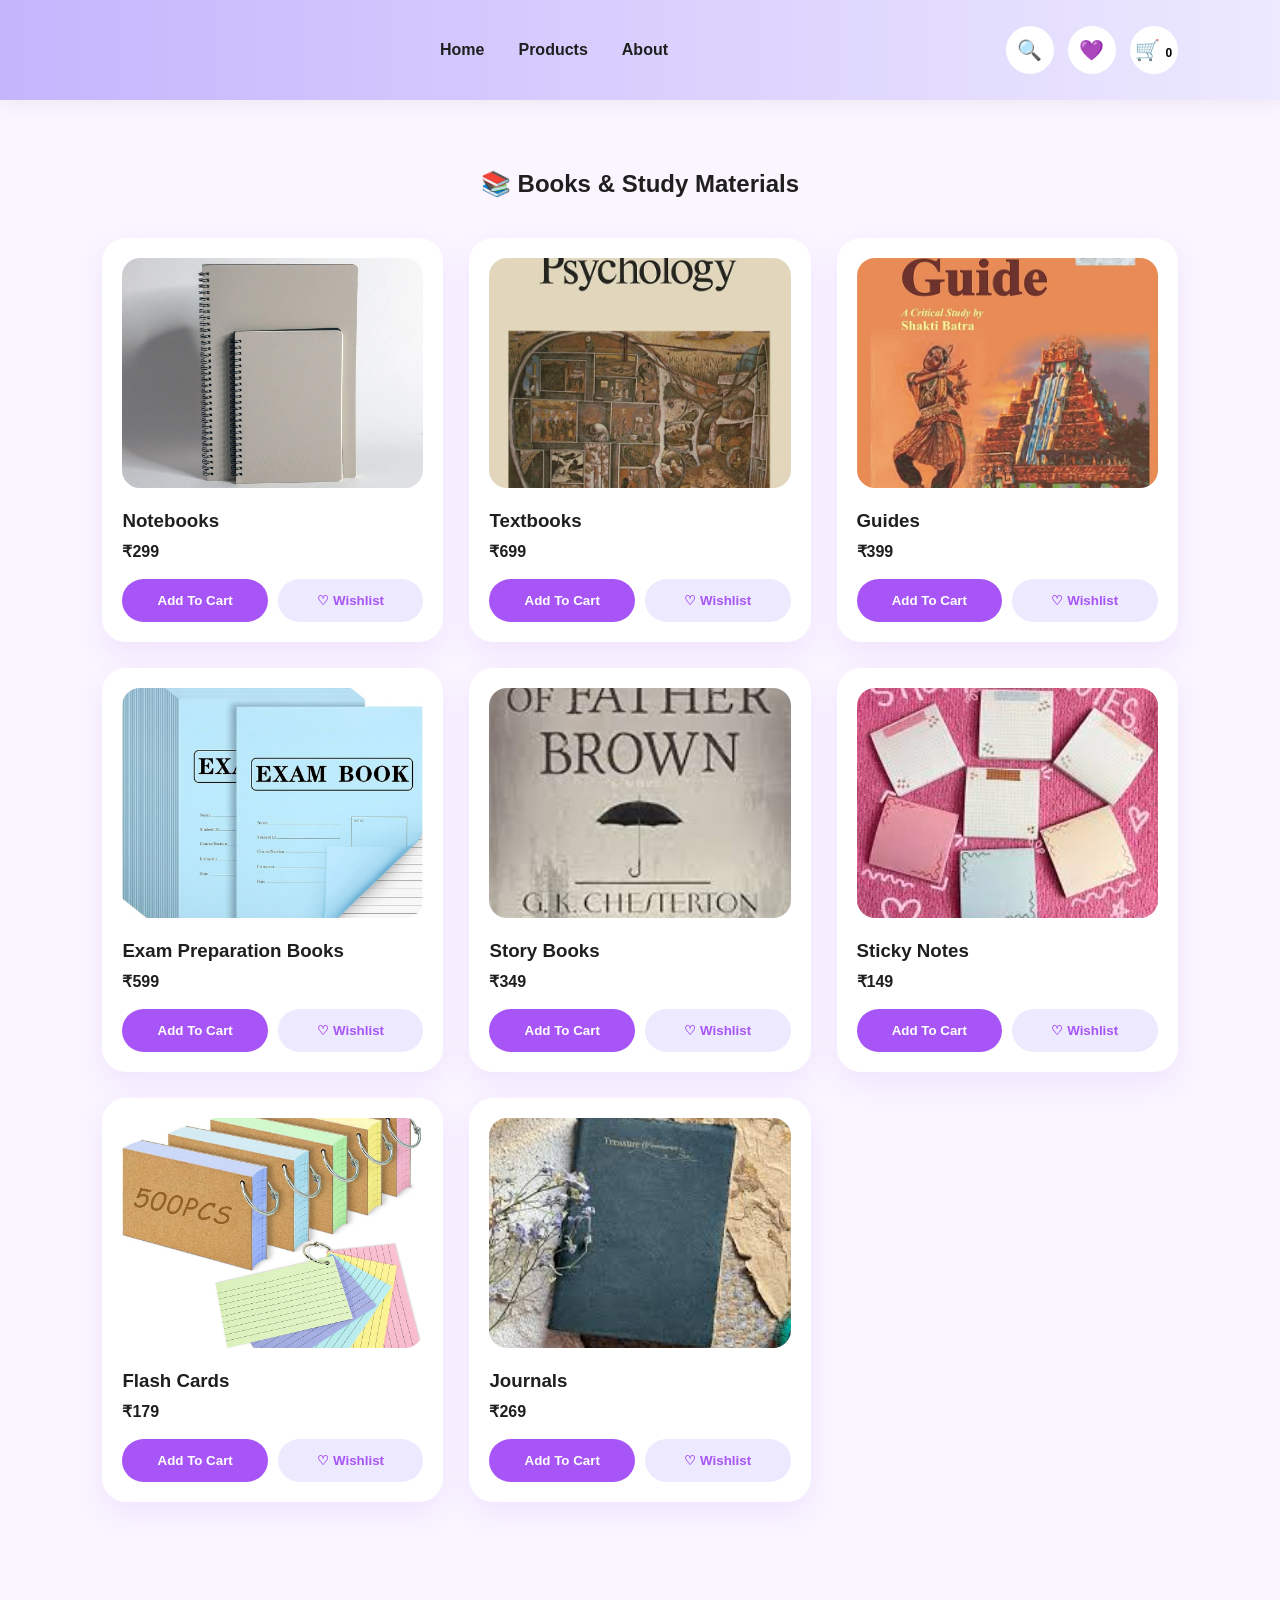
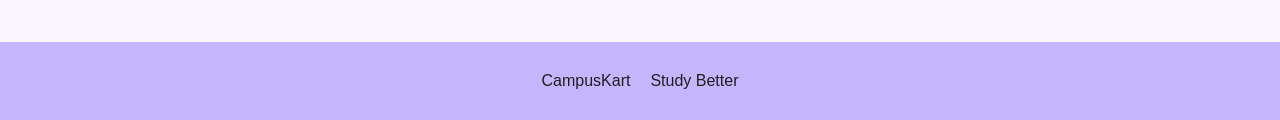
<file: pages/books.html>
<!DOCTYPE html>
<html lang="en">

<head>

<meta charset="UTF-8">

<meta
name="viewport"
content="width=device-width, initial-scale=1.0">

<title>

CampusKart | Books

</title>

<link
rel="stylesheet"
href="../css/style.css">

</head>



<body>

<!-- NAVBAR -->

<header class="navbar">

<div class="logo">

<a href="../index.html">

<img
src="../images/iykyk.jpeg" width="0px">

</a>

</div>


<nav>

<ul class="nav-links">

<li><a href="../index.html">Home</a></li>

<li><a href="../products.html">Products</a></li>

<li><a href="../about.html">About</a></li>

</ul>

</nav>


<div class="nav-actions">

<button
class="icon-btn"
onclick="openSearch()">

🔍

</button>


<a href="../wishlist.html">

<button class="icon-btn">

💜

</button>

</a>


<a href="../cart.html">

<button class="icon-btn">

🛒

<span id="cartCount">

0

</span>

</button>

</a>

</div>

</header>





<section
class="home-categories">

<h1
style="
text-align:center;
margin-bottom:40px;
">

📚 Books & Study Materials

</h1>




<div class="products">




<!-- PRODUCT -->

<div class="product-card">

<img
src="../images/notebook.webp">

<h3>

Notebooks

</h3>

<p>

₹299

</p>

<div class="product-actions">

<button
class="primary-btn"

onclick="addToCart({
name:'Notebooks',
price:299,
img:'images/notebook.webp'
})">

Add To Cart

</button>


<button
class="secondary-btn"

onclick="addToWishlist({
name:'Notebooks',
price:299,
img:'images/notebook.webp'
})">

♡ Wishlist

</button>

</div>

</div>






<div class="product-card">

<img
src="../images/textbook.jpg">

<h3>

Textbooks

</h3>

<p>

₹699

</p>

<div class="product-actions">

<button
class="primary-btn"

onclick="addToCart({
name:'Textbooks',
price:699,
img:'images/textbook.jpg'
})">

Add To Cart

</button>


<button
class="secondary-btn"

onclick="addToWishlist({
name:'Textbooks',
price:699,
img:'images/textbook.jpg'
})">

♡ Wishlist

</button>

</div>

</div>






<div class="product-card">

<img
src="../images/guide.jpg">

<h3>

Guides

</h3>

<p>

₹399

</p>

<div class="product-actions">

<button
class="primary-btn"

onclick="addToCart({
name:'Guides',
price:399,
img:'images/guide.jpg'
})">

Add To Cart

</button>

<button
class="secondary-btn"

onclick="addToWishlist({
name:'Guides',
price:399,
img:'images/guide.jpg'
})">

♡ Wishlist

</button>

</div>

</div>






<div class="product-card">

<img
src="../images/exambook.jpg">

<h3>

Exam Preparation Books

</h3>

<p>

₹599

</p>

<div class="product-actions">

<button
class="primary-btn"

onclick="addToCart({
name:'Exam Preparation Books',
price:599,
img:'images/exambook.jpg'
})">

Add To Cart

</button>

<button
class="secondary-btn"

onclick="addToWishlist({
name:'Exam Preparation Books',
price:599,
img:'images/exambook.jpg'
})">

♡ Wishlist

</button>

</div>

</div>






<div class="product-card">

<img
src="../images/story book.jpg">

<h3>

Story Books

</h3>

<p>

₹349

</p>

<div class="product-actions">

<button
class="primary-btn"

onclick="addToCart({
name:'Story Books',
price:349,
img:'images/story book.jpg'
})">

Add To Cart

</button>

<button
class="secondary-btn"

onclick="addToWishlist({
name:'Story Books',
price:349,
img:'images/story book.jpg'
})">

♡ Wishlist

</button>

</div>

</div>






<div class="product-card">

<img
src="../images/sticky notes.jpg">

<h3>

Sticky Notes

</h3>

<p>

₹149

</p>

<div class="product-actions">

<button
class="primary-btn"

onclick="addToCart({
name:'Sticky Notes',
price:149,
img:'images/sticky notes.jpg'
})">

Add To Cart

</button>

<button
class="secondary-btn"

onclick="addToWishlist({
name:'Sticky Notes',
price:149,
img:'images/sticky notes.jpg'
})">

♡ Wishlist

</button>

</div>

</div>






<div class="product-card">

<img
src="../images/flash cards.jpg">

<h3>

Flash Cards

</h3>

<p>

₹179

</p>

<div class="product-actions">

<button
class="primary-btn"

onclick="addToCart({
name:'Flash Cards',
price:179,
img:'images/flash cards.jpg'
})">

Add To Cart

</button>

<button
class="secondary-btn"

onclick="addToWishlist({
name:'Flash Cards',
price:179,
img:'images/flash cards.jpg'
})">

♡ Wishlist

</button>

</div>

</div>






<div class="product-card">

<img
src="../images/journal.jpg">

<h3>

Journals

</h3>

<p>

₹269

</p>

<div class="product-actions">

<button
class="primary-btn"

onclick="addToCart({
name:'Journals',
price:269,
img:'images/journal.jpg'
})">

Add To Cart

</button>

<button
class="secondary-btn"

onclick="addToWishlist({
name:'Journals',
price:269,
img:'images/journal.jpg'
})">

♡ Wishlist

</button>

</div>

</div>



</div>

</section>





<footer>

<div>

CampusKart

</div>

<div>

Study Better

</div>

</footer>



<script src="../js/script.js"></script>

</body>

</html>
</file>
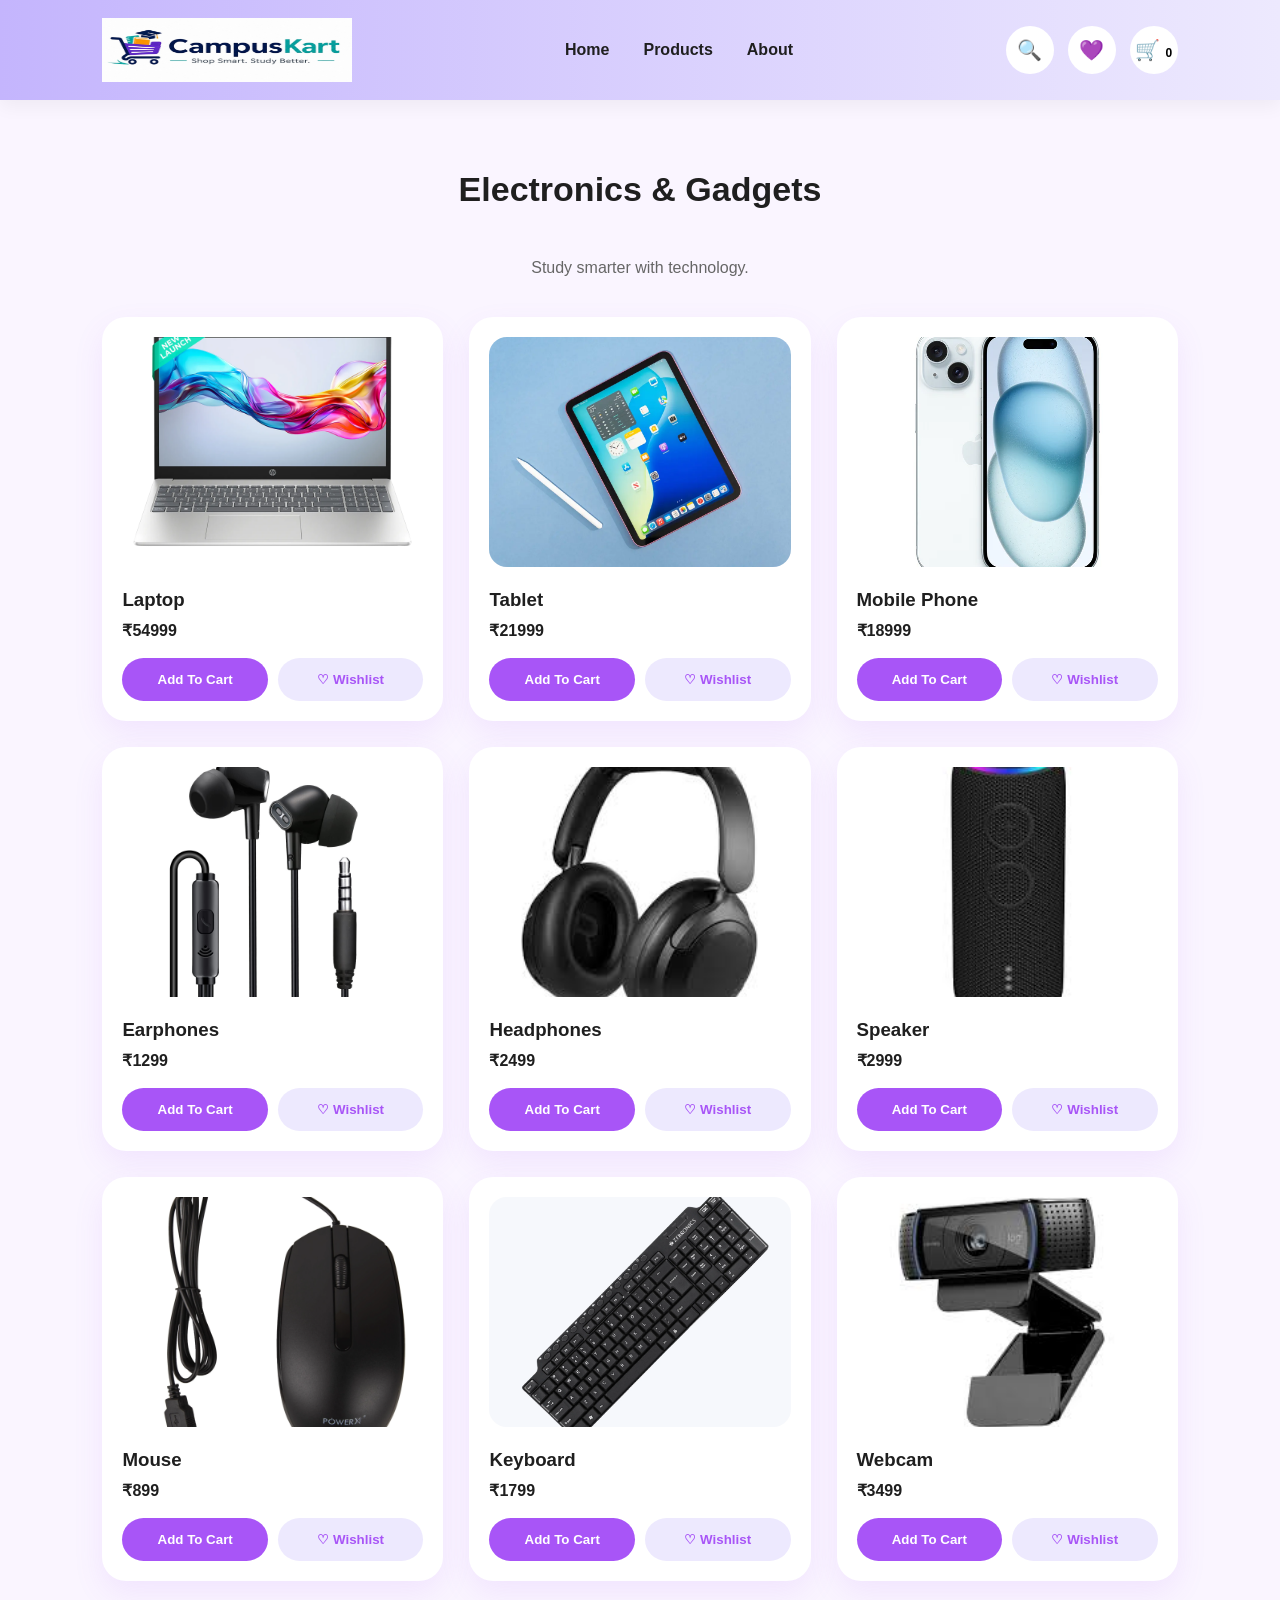
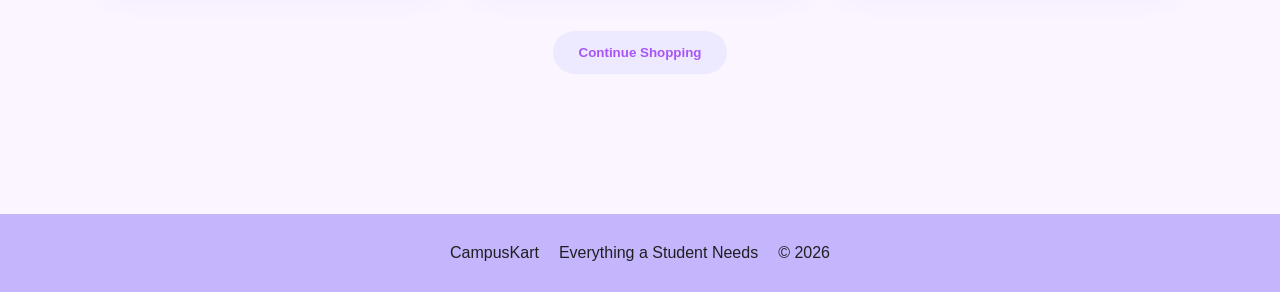
<file: pages/electronics.html>
<!DOCTYPE html>
<html lang="en">

<head>
<meta charset="UTF-8">

<meta
name="viewport"
content="width=device-width, initial-scale=1.0">

<title>
CampusKart | Electronics & Gadgets
</title>

<link
rel="stylesheet"
href="../css/style.css">

</head>

<body>



<header class="navbar">

<div class="logo">

<a href="../index.html">

<img
src="../images/iykyk.jpeg" width="250px">

</a>

</div>



<nav>

<ul class="nav-links">

<li><a href="../index.html">Home</a></li>

<li><a href="../products.html">Products</a></li>

<li><a href="../about.html">About</a></li>

</ul>

</nav>



<div class="nav-actions">

<button
class="icon-btn"
onclick="openSearch()">

🔍

</button>



<a href="../wishlist.html">

<button class="icon-btn">

💜

</button>

</a>



<a href="../cart.html">

<button class="icon-btn">

🛒

<span id="cartCount">

0

</span>

</button>

</a>

</div>

</header>





<section class="home-categories">

<h2>

Electronics & Gadgets

</h2>

<p
style="
text-align:center;
margin-bottom:40px;
color:#666;
">

Study smarter with technology.

</p>





<div class="products">




<div class="product-card">

<img src="../images/laptop.webp">

<h3>
Laptop
</h3>

<p>
₹54999
</p>

<div class="product-actions">

<button
class="primary-btn"
onclick='addToCart({
name:"Laptop",
price:54999,
img:"images/laptop.webp"
})'>

Add To Cart

</button>

<button
class="secondary-btn"
onclick='addToWishlist({
name:"Laptop",
price:54999,
img:"images/laptop.webp"
})'>

♡ Wishlist

</button>

</div>

</div>





<div class="product-card">

<img src="../images/tablet.webp">

<h3>
Tablet
</h3>

<p>
₹21999
</p>

<div class="product-actions">

<button
class="primary-btn"
onclick='addToCart({
name:"Tablet",
price:21999,
img:"images/tablet.webp"
})'>

Add To Cart

</button>

<button
class="secondary-btn"
onclick='addToWishlist({
name:"Tablet",
price:21999,
img:"images/tablet.webp"
})'>

♡ Wishlist

</button>

</div>

</div>





<div class="product-card">

<img src="../images/mobile.webp">

<h3>
Mobile Phone
</h3>

<p>
₹18999
</p>

<div class="product-actions">

<button
class="primary-btn"
onclick='addToCart({
name:"Mobile Phone",
price:18999,
img:"images/mobile.webp"
})'>

Add To Cart

</button>

<button
class="secondary-btn"
onclick='addToWishlist({
  name: "Mobile Phone",
  price: 18999,
  img:"images/mobile.webp"
})'>

♡ Wishlist

</button>

</div>

</div>









<div class="product-card">

<img src="../images/headphones.jpg">

<h3>
Earphones
</h3>

<p>
₹1299
</p>

<div class="product-actions">

<button
class="primary-btn"
onclick='addToCart({
name:"Earphones",
price:1299,
img:"images/headphones.jpg"
})'>

Add To Cart

</button>

<button
class="secondary-btn"
onclick='addToWishlist({
name:"Earphones",
price:1299,
img:"images/headphones.jpg"
})'>

♡ Wishlist

</button>

</div>

</div>





<div class="product-card">

<img src="../images/earphones.jpg">

<h3>
Headphones
</h3>

<p>
₹2499
</p>

<div class="product-actions">

<button
class="primary-btn"
onclick='addToCart({
name:"Headphones",
price:2499,
img:"images/earphones.jpg"
})'>

Add To Cart

</button>

<button
class="secondary-btn"
onclick='addToWishlist({
name:"Headphones",
price:2499,
img:"images/earphones.jpg"
})'>

♡ Wishlist

</button>

</div>

</div>





<div class="product-card">

<img src="../images/speaker.jpg">

<h3>
Speaker
</h3>

<p>
₹2999
</p>

<div class="product-actions">

<button
class="primary-btn"
onclick='addToCart({
name:"Speaker",
price:2999,
img:"images/speaker.jpg"
})'>

Add To Cart

</button>

<button
class="secondary-btn"
onclick='addToWishlist({
name:"Speaker",
price:2999,
img:"images/speaker.jpg"
})'>

♡ Wishlist

</button>

</div>

</div>





<div class="product-card">

<img src="../images/mouse.webp">

<h3>
Mouse
</h3>

<p>
₹899
</p>

<div class="product-actions">

<button
class="primary-btn"
onclick='addToCart({
name:"Mouse",
price:899,
img:"images/mouse.webp"
})'>

Add To Cart

</button>

<button
class="secondary-btn"
onclick='addToWishlist({
name:"Mouse",
price:899,
img:"images/mouse.webp"
})'>

♡ Wishlist

</button>

</div>

</div>





<div class="product-card">

<img src="../images/keyboard.webp">

<h3>
Keyboard
</h3>

<p>
₹1799
</p>

<div class="product-actions">

<button
class="primary-btn"
onclick='addToCart({
name:"Keyboard",
price:1799,
img:"images/keyboard.webp"
})'>

Add To Cart

</button>

<button
class="secondary-btn"
onclick='addToWishlist({
name:"Keyboard",
price:1799,
img:"images/keyboard.webp"
})'>

♡ Wishlist

</button>

</div>

</div>





<div class="product-card">

<img src="../images/webcam.jpg">

<h3>
Webcam
</h3>

<p>
₹3499
</p>

<div class="product-actions">

<button
class="primary-btn"
onclick='addToCart({
name:"Webcam",
price:3499,
img:"images/webcam.jpg"
})'>

Add To Cart

</button>

<button
class="secondary-btn"
onclick='addToWishlist({
name:"Webcam",
price:3499,
img:"images/webcam.jpg"
})'>

♡ Wishlist

</button>

</div>

</div>



</div>





<div
style="
text-align:center;
margin-top:50px;
">

<a href="../products.html">

<button class="secondary-btn">

Continue Shopping

</button>

</a>

</div>

</section>





<footer>

<div>
CampusKart
</div>

<div>
Everything a Student Needs
</div>

<div>
© 2026
</div>

</footer>





<script src="../js/script.js"></script>

</body>

</html>
</file>
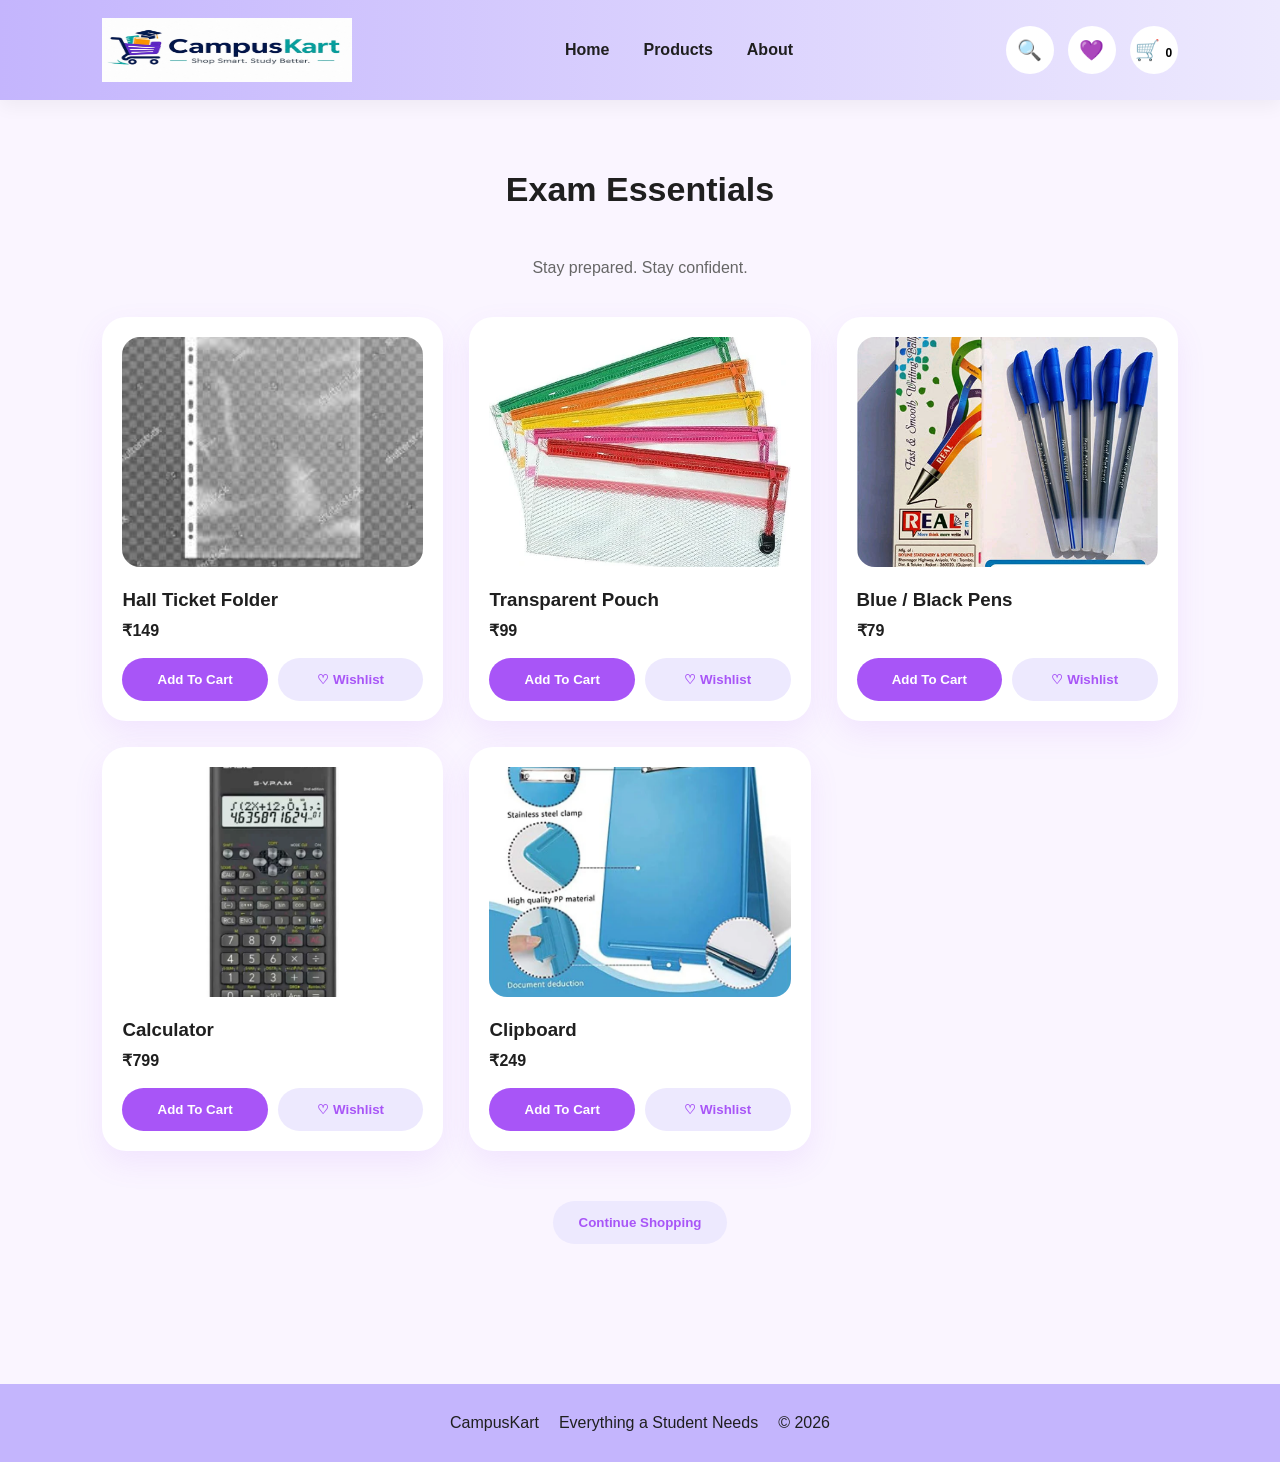
<file: pages/exams.html>
<!DOCTYPE html>
<html lang="en">

<head>

<meta charset="UTF-8">

<meta
name="viewport"
content="width=device-width, initial-scale=1.0">

<title>
CampusKart | Exam Essentials
</title>

<link
rel="stylesheet"
href="../css/style.css">

</head>

<body>



<header class="navbar">

<div class="logo">

<a href="../index.html">

<img
src="../images/iykyk.jpeg" width="250px">

</a>

</div>



<nav>

<ul class="nav-links">

<li><a href="../index.html">Home</a></li>

<li><a href="../products.html">Products</a></li>

<li><a href="../about.html">About</a></li>

</ul>

</nav>



<div class="nav-actions">

<button
class="icon-btn"
onclick="openSearch()">

🔍

</button>



<a href="../wishlist.html">

<button class="icon-btn">

💜

</button>

</a>



<a href="../cart.html">

<button class="icon-btn">

🛒

<span id="cartCount">

0

</span>

</button>

</a>

</div>

</header>





<section class="home-categories">

<h2>

Exam Essentials

</h2>

<p
style="
text-align:center;
margin-bottom:40px;
color:#666;
">

Stay prepared. Stay confident.

</p>





<div class="products">




<div class="product-card">

<img src="../images/hallticket folder.jpg">

<h3>

Hall Ticket Folder

</h3>

<p>

₹149

</p>

<div class="product-actions">

<button
class="primary-btn"

onclick='addToCart({
name:"Hall Ticket Folder",
price:149,
img:"images/hallticket folder.jpg"
})'>

Add To Cart

</button>

<button
class="secondary-btn"

onclick='addToWishlist({
name:"Hall Ticket Folder",
price:149,
img:"images/hallticket folder.jpg"
})'>

♡ Wishlist

</button>

</div>

</div>





<div class="product-card">

<img src="../images/pouch.webp">

<h3>

Transparent Pouch

</h3>

<p>

₹99

</p>

<div class="product-actions">

<button
class="primary-btn"

onclick='addToCart({
name:"Transparent Pouch",
price:99,
img:"images/pouch.webp"
})'>

Add To Cart

</button>

<button
class="secondary-btn"

onclick='addToWishlist({
name:"Transparent Pouch",
price:99,
img:"images/pouch.webp"
})'>

♡ Wishlist

</button>

</div>

</div>





<div class="product-card">

<img src="../images/bluepen.jpg">

<h3>

Blue / Black Pens

</h3>

<p>

₹79

</p>

<div class="product-actions">

<button
class="primary-btn"

onclick='addToCart({
name:"Blue / Black Pens",
price:79,
img:"images/bluepen.jpg"
})'>

Add To Cart

</button>

<button
class="secondary-btn"

onclick='addToWishlist({
name:"Blue / Black Pens",
price:79,
img:"images/bluepen.jpg"
})'>

♡ Wishlist

</button>

</div>

</div>





<div class="product-card">

<img src="../images/calculator.webp">

<h3>

Calculator

</h3>

<p>

₹799

</p>

<div class="product-actions">

<button
class="primary-btn"

onclick='addToCart({
name:"Calculator",
price:799,
img:"images/calculator.webp"
})'>

Add To Cart

</button>

<button
class="secondary-btn"

onclick='addToWishlist({
name:"Calculator",
price:799,
img:"images/calculator.webp"
})'>

♡ Wishlist

</button>

</div>

</div>





<div class="product-card">

<img src="../images/clipboard.webp">

<h3>

Clipboard

</h3>

<p>

₹249

</p>

<div class="product-actions">

<button
class="primary-btn"

onclick='addToCart({
name:"Clipboard",
price:249,
img:"images/clipboard.webp"
})'>

Add To Cart

</button>

<button
class="secondary-btn"

onclick='addToWishlist({
name:"Clipboard",
price:249,
img:"images/clipboard.webp"
})'>

♡ Wishlist

</button>

</div>

</div>



</div>





<div
style="
text-align:center;
margin-top:50px;
">

<a href="../products.html">

<button class="secondary-btn">

Continue Shopping

</button>

</a>

</div>

</section>





<footer>

<div>

CampusKart

</div>

<div>

Everything a Student Needs

</div>

<div>

© 2026

</div>

</footer>





<script src="../js/script.js"></script>

</body>

</html>
</file>
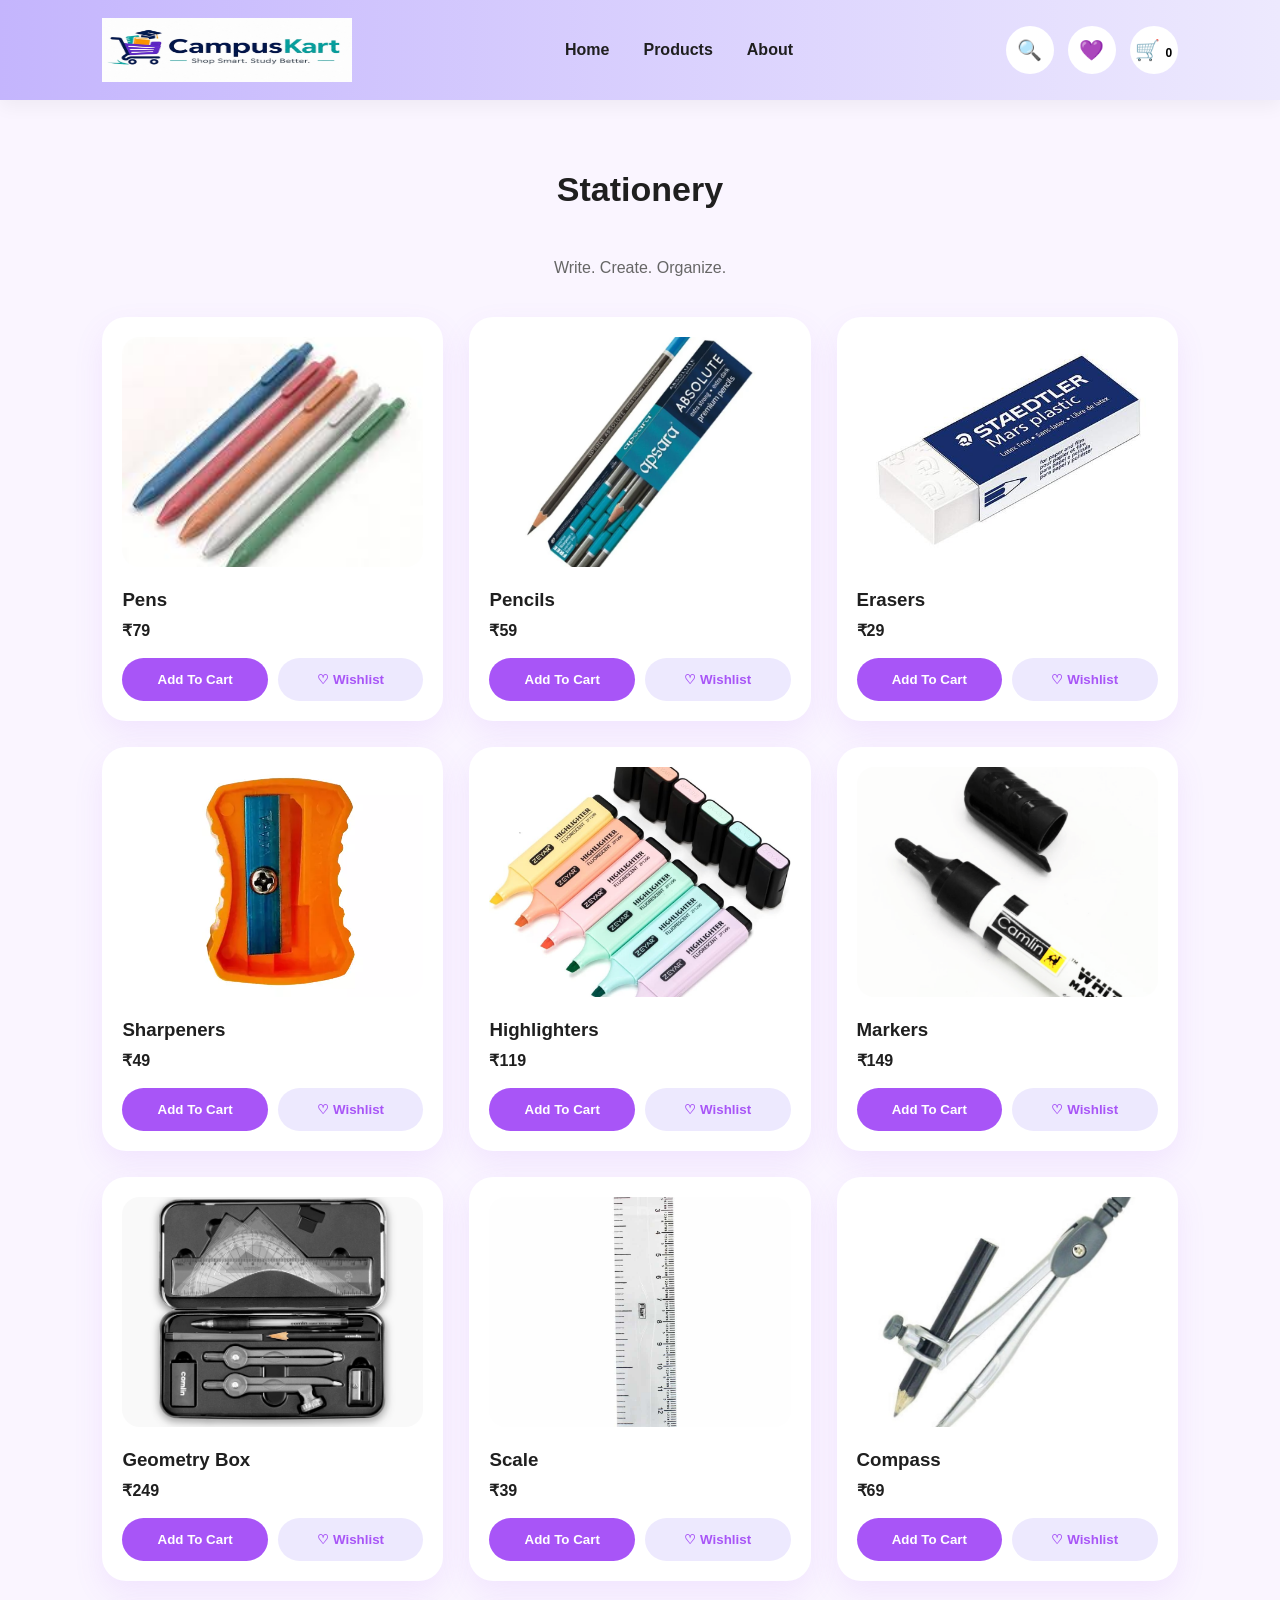
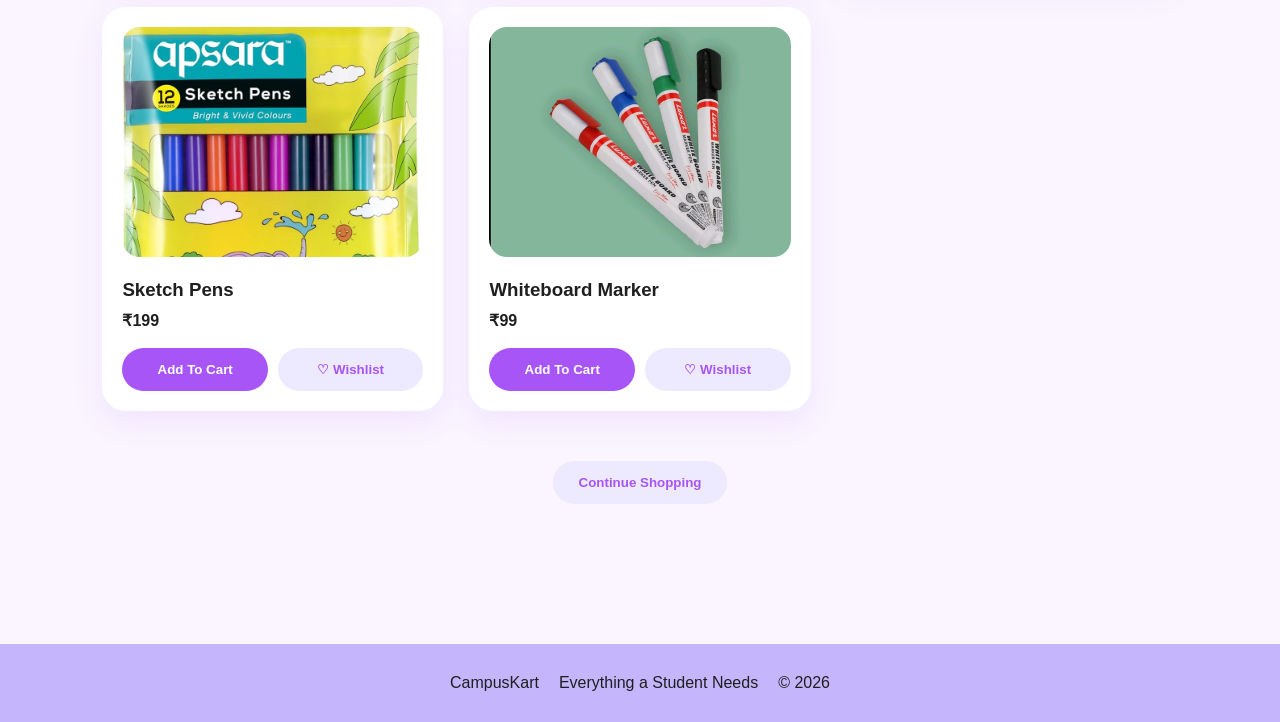
<file: pages/stationery.html>
<!DOCTYPE html>
<html lang="en">

<head>

<meta charset="UTF-8">

<meta
name="viewport"
content="width=device-width, initial-scale=1.0">

<title>
CampusKart | Stationery
</title>

<link
rel="stylesheet"
href="../css/style.css">

</head>

<body>



<!-- NAVBAR -->

<header class="navbar">

<div class="logo">

<a href="../index.html">

<img
src="../images/iykyk.jpeg" width="250px">
 
</a>

</div>



<nav>

<ul class="nav-links">

<li><a href="../index.html">Home</a></li>

<li><a href="../products.html">Products</a></li>

<li><a href="../about.html">About</a></li>

</ul>

</nav>



<div class="nav-actions">

<button
class="icon-btn"
onclick="openSearch()">

🔍

</button>



<a href="../wishlist.html">

<button class="icon-btn">

💜

</button>

</a>



<a href="../cart.html">

<button class="icon-btn">

🛒

<span id="cartCount">

0

</span>

</button>

</a>

</div>

</header>





<section class="home-categories">

<h2>

Stationery

</h2>

<p
style="
text-align:center;
margin-bottom:40px;
color:#666;
">

Write. Create. Organize.

</p>





<div class="products">




<div class="product-card">

<img src="../images/pens.jpg">

<h3>

Pens

</h3>

<p>

₹79

</p>

<div class="product-actions">

<button
class="primary-btn"

onclick='addToCart({
name:"Pens",
price:79,
img:"images/pens.jpg"
})'>

Add To Cart

</button>

<button
class="secondary-btn"

onclick='addToWishlist({
name:"Pens",
price:79,
img:"images/pens.jpg"
})'>

♡ Wishlist

</button>

</div>

</div>





<div class="product-card">

<img src="../images/pencil.webp">

<h3>

Pencils

</h3>

<p>

₹59

</p>

<div class="product-actions">

<button class="primary-btn"
onclick='addToCart({name:"Pencils",price:59,img:"images/pencil.webp"})'>

Add To Cart

</button>

<button class="secondary-btn"
onclick='addToWishlist({name:"Pencils",price:59,img:"images/pencil.webp"})'>

♡ Wishlist

</button>

</div>

</div>





<div class="product-card">

<img src="../images/eraser.jpg">

<h3>

Erasers

</h3>

<p>

₹29

</p>

<div class="product-actions">

<button class="primary-btn"
onclick='addToCart({name:"Erasers",price:29,img:"images/eraser.jpg"})'>

Add To Cart

</button>

<button class="secondary-btn"
onclick='addToWishlist({name:"Erasers",price:29,img:"images/eraser.jpg"})'>

♡ Wishlist

</button>

</div>

</div>





<div class="product-card">

<img src="../images/sharpener.webp">

<h3>

Sharpeners

</h3>

<p>

₹49

</p>

<div class="product-actions">

<button class="primary-btn"
onclick='addToCart({name:"Sharpeners",price:49,img:"images/sharpener.webp"})'>

Add To Cart

</button>

<button class="secondary-btn"
onclick='addToWishlist({name:"Sharpeners",price:49,img:"images/sharpener.webp"})'>

♡ Wishlist

</button>

</div>

</div>





<div class="product-card">

<img src="../images/highlighter.jpg">

<h3>

Highlighters

</h3>

<p>

₹119

</p>

<div class="product-actions">

<button class="primary-btn"
onclick='addToCart({name:"Highlighters",price:119,img:"images/highlighter.jpg"})'>

Add To Cart

</button>

<button class="secondary-btn"
onclick='addToWishlist({name:"Highlighters",price:119,img:"images/highlighter.jpg"})'>

♡ Wishlist

</button>

</div>

</div>





<div class="product-card">

<img src="../images/marker.webp">

<h3>

Markers

</h3>

<p>

₹149

</p>

<div class="product-actions">

<button class="primary-btn"
onclick='addToCart({name:"Markers",price:149,img:"images/marker.webp"})'>

Add To Cart

</button>

<button class="secondary-btn"
onclick='addToWishlist({name:"Markers",price:149,img:"images/marker.webp"})'>

♡ Wishlist

</button>

</div>

</div>





<div class="product-card">

<img src="../images/geometry.jpg">

<h3>

Geometry Box

</h3>

<p>

₹249

</p>

<div class="product-actions">

<button class="primary-btn"
onclick='addToCart({name:"Geometry Box",price:249,img:"images/geometry.jpg"})'>

Add To Cart

</button>

<button class="secondary-btn"
onclick='addToWishlist({name:"Geometry Box",price:249,img:"images/geometry.jpg"})'>

♡ Wishlist

</button>

</div>

</div>





<div class="product-card">

<img src="../images/scale.jpg">

<h3>

Scale

</h3>

<p>

₹39

</p>

<div class="product-actions">

<button class="primary-btn"
onclick='addToCart({name:"Scale",price:39,img:"images/scale.jpg"})'>

Add To Cart

</button>

<button class="secondary-btn"
onclick='addToWishlist({name:"Scale",price:39,img:"images/scale.jpg"})'>

♡ Wishlist

</button>

</div>

</div>





<div class="product-card">

<img src="../images/compass.jpg">

<h3>

Compass

</h3>

<p>

₹69

</p>

<div class="product-actions">

<button class="primary-btn"
onclick='addToCart({name:"Compass",price:69,img:"images/compass.jpg"})'>

Add To Cart

</button>

<button class="secondary-btn"
onclick='addToWishlist({name:"Compass",price:69,img:"images/compass.jpg"})'>

♡ Wishlist

</button>

</div>

</div>





<div class="product-card">

<img src="../images/sketchpens.jpg">

<h3>

Sketch Pens

</h3>

<p>

₹199

</p>

<div class="product-actions">

<button class="primary-btn"
onclick='addToCart({name:"Sketch Pens",price:199,img:"images/sketchpens.jpg"})'>

Add To Cart

</button>

<button class="secondary-btn"
onclick='addToWishlist({name:"Sketch Pens",price:199,img:"images/sketchpens.jpg"})'>

♡ Wishlist

</button>

</div>

</div>





<div class="product-card">

<img src="../images/whiteboard marker.webp">

<h3>

Whiteboard Marker

</h3>

<p>

₹99

</p>

<div class="product-actions">

<button class="primary-btn"
onclick='addToCart({name:"Whiteboard Marker",price:99,img:"images/whiteboard marker.webp"})'>

Add To Cart

</button>

<button class="secondary-btn"
onclick='addToWishlist({name:"Whiteboard Marker",price:99,img:"images/whiteboard marker.webp"})'>

♡ Wishlist

</button>

</div>

</div>





</div>





<div
style="
text-align:center;
margin-top:50px;
">

<a href="../products.html">

<button class="secondary-btn">

Continue Shopping

</button>

</a>

</div>

</section>





<footer>

<div>

CampusKart

</div>

<div>

Everything a Student Needs

</div>

<div>

© 2026

</div>

</footer>





<script src="../js/script.js"></script>

</body>

</html>
</file>
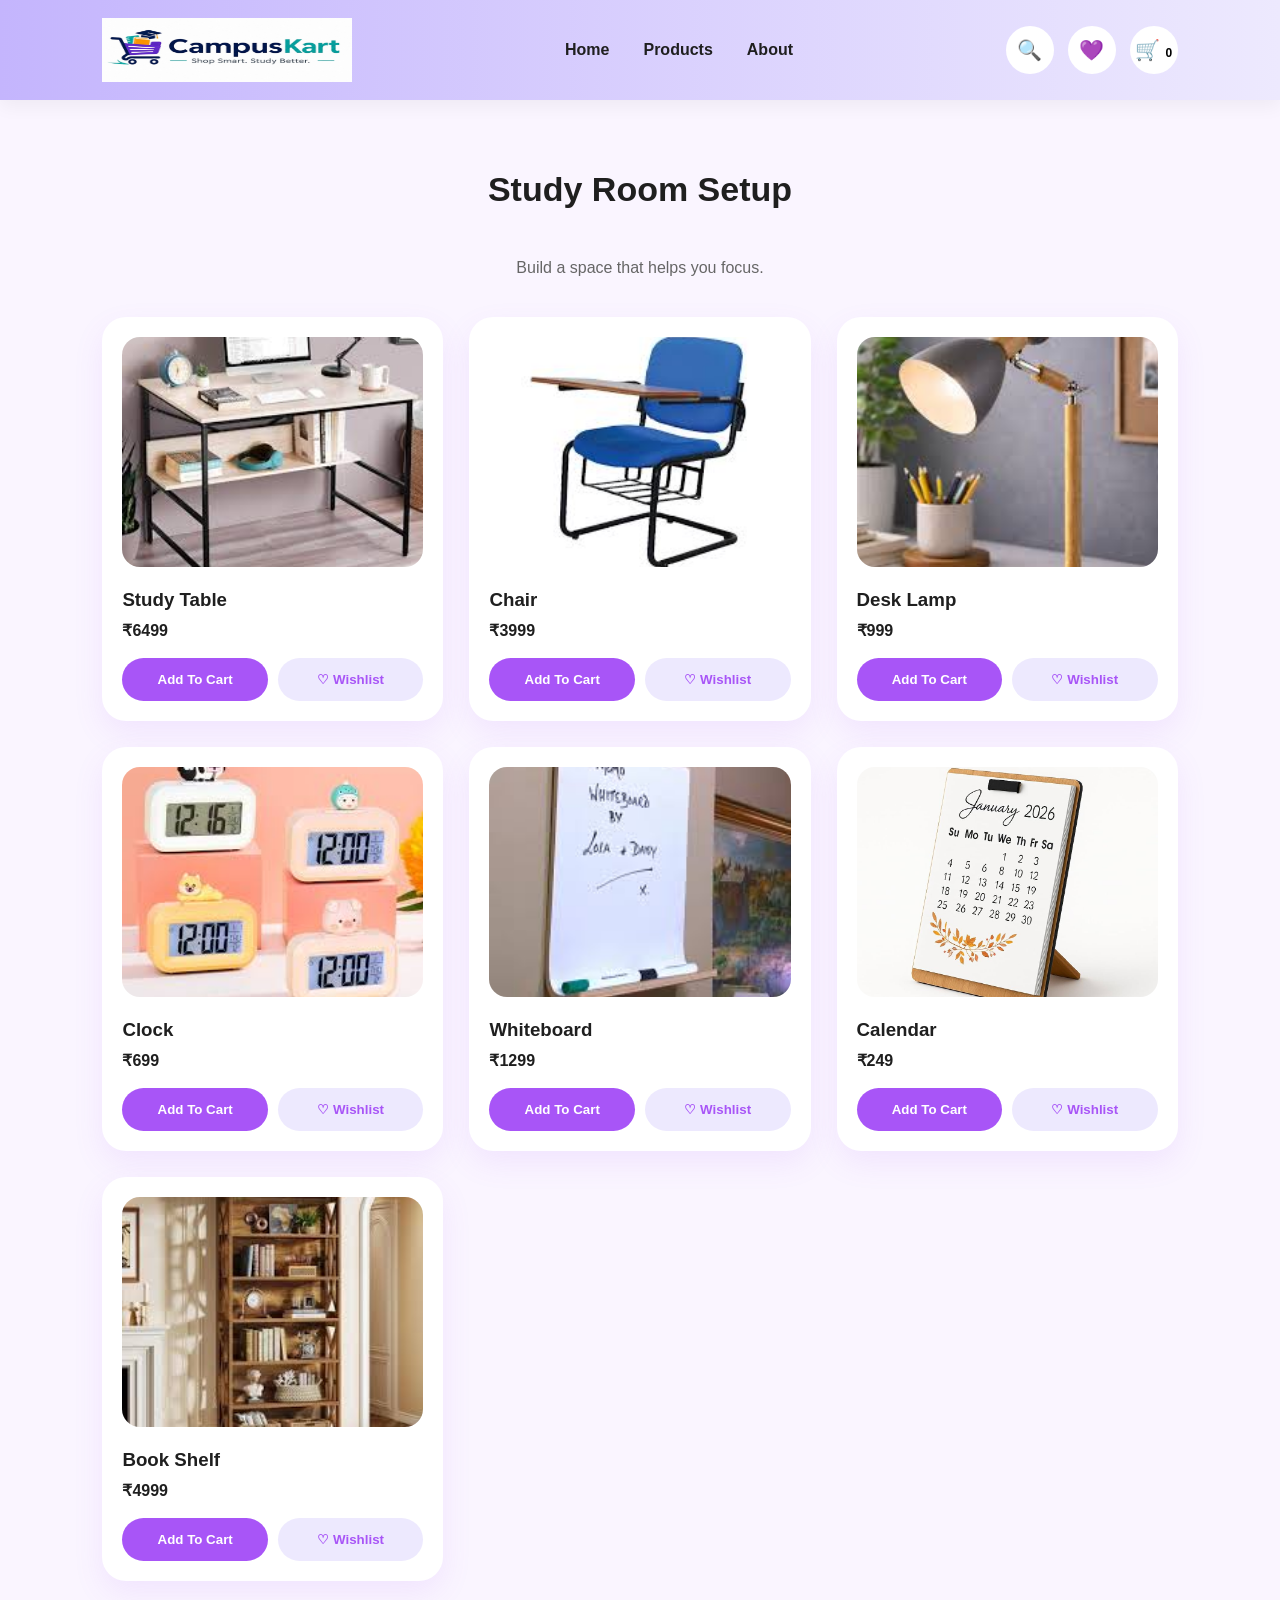
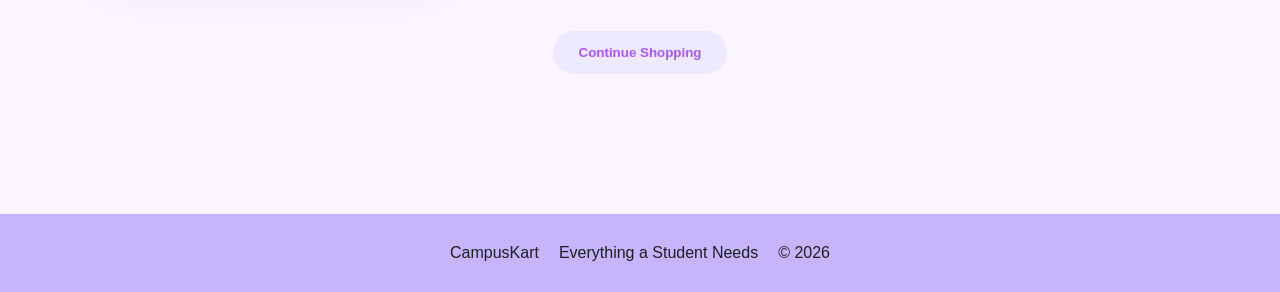
<file: pages/studyroom.html>
<!DOCTYPE html>
<html lang="en">

<head>

<meta charset="UTF-8">

<meta
name="viewport"
content="width=device-width, initial-scale=1.0">

<title>
CampusKart | Study Room Setup
</title>

<link
rel="stylesheet"
href="../css/style.css">

</head>

<body>



<!-- NAVBAR -->

<header class="navbar">

<div class="logo">

<a href="../index.html">

<img
src="../images/iykyk.jpeg" width="250px">

</a>

</div>



<nav>

<ul class="nav-links">

<li>

<a href="../index.html">

Home

</a>

</li>

<li>

<a href="../products.html">

Products

</a>

</li>

<li>

<a href="../about.html">

About

</a>

</li>

</ul>

</nav>



<div class="nav-actions">

<button
class="icon-btn"
onclick="openSearch()">

🔍

</button>



<a href="../wishlist.html">

<button class="icon-btn">

💜

</button>

</a>



<a href="../cart.html">

<button class="icon-btn">

🛒

<span id="cartCount">

0

</span>

</button>

</a>

</div>

</header>





<section class="home-categories">

<h2>

Study Room Setup

</h2>

<p
style="
text-align:center;
margin-bottom:40px;
color:#666;
">

Build a space that helps you focus.

</p>





<div class="products">




<div class="product-card">

<img
src="../images/study table.jpg">

<h3>

Study Table

</h3>

<p>

₹6499

</p>

<div class="product-actions">

<button
class="primary-btn"

onclick='addToCart({
name:"Study Table",
price:6499,
img:"images/study table.jpg"
})'>

Add To Cart

</button>



<button
class="secondary-btn"

onclick='addToWishlist({
name:"Study Table",
price:6499,
img:"images/study table.jpg"
})'>

♡ Wishlist

</button>

</div>

</div>





<div class="product-card">

<img
src="../images/chair.jpg">

<h3>

Chair

</h3>

<p>

₹3999

</p>

<div class="product-actions">

<button
class="primary-btn"

onclick='addToCart({
name:"Chair",
price:3999,
img:"images/chair.jpg"
})'>

Add To Cart

</button>



<button
class="secondary-btn"

onclick='addToWishlist({
name:"Chair",
price:3999,
img:"images/chair.jpg"
})'>

♡ Wishlist

</button>

</div>

</div>





<div class="product-card">

<img
src="../images/desklamp.jpg">

<h3>

Desk Lamp

</h3>

<p>

₹999

</p>

<div class="product-actions">

<button
class="primary-btn"

onclick='addToCart({
name:"Desk Lamp",
price:999,
img:"images/desklamp.jpg"
})'>

Add To Cart

</button>



<button
class="secondary-btn"

onclick='addToWishlist({
name:"Desk Lamp",
price:999,
img:"images/desklamp.jpg"
})'>

♡ Wishlist

</button>

</div>

</div>





<div class="product-card">

<img
src="../images/clock.jpg">

<h3>

Clock

</h3>

<p>

₹699

</p>

<div class="product-actions">

<button
class="primary-btn"

onclick='addToCart({
name:"Clock",
price:699,
img:"images/clock.jpg"
})'>

Add To Cart

</button>



<button
class="secondary-btn"

onclick='addToWishlist({
name:"Clock",
price:699,
img:"images/clock.jpg"
})'>

♡ Wishlist

</button>

</div>

</div>





<div class="product-card">

<img
src="../images/whiteboard.jpg">

<h3>

Whiteboard

</h3>

<p>

₹1299

</p>

<div class="product-actions">

<button
class="primary-btn"

onclick='addToCart({
name:"Whiteboard",
price:1299,
img:"images/whiteboard.jpg"
})'>

Add To Cart

</button>



<button
class="secondary-btn"

onclick='addToWishlist({
name:"Whiteboard",
price:1299,
img:"images/whiteboard.jpg"
})'>

♡ Wishlist

</button>

</div>

</div>





<div class="product-card">

<img
src="../images/calender.jpg">

<h3>

Calendar

</h3>

<p>

₹249

</p>

<div class="product-actions">

<button
class="primary-btn"

onclick='addToCart({
name:"Calendar",
price:249,
img:"images/calender.jpg"
})'>

Add To Cart

</button>



<button
class="secondary-btn"

onclick='addToWishlist({
name:"Calendar",
price:249,
img:"images/calender.jpg"
})'>

♡ Wishlist

</button>

</div>

</div>





<div class="product-card">

<img
src="../images/bookshelf.jpg">

<h3>

Book Shelf

</h3>

<p>

₹4999

</p>

<div class="product-actions">

<button
class="primary-btn"

onclick='addToCart({
name:"Book Shelf",
price:4999,
img:"images/bookshelf.jpg"
})'>

Add To Cart

</button>



<button
class="secondary-btn"

onclick='addToWishlist({
name:"Book Shelf",
price:4999,
img:"images/bookshelf.jpg"
})'>

♡ Wishlist

</button>

</div>

</div>





</div>





<div
style="
text-align:center;
margin-top:50px;
">

<a href="../products.html">

<button class="secondary-btn">

Continue Shopping

</button>

</a>

</div>

</section>





<footer>

<div>

CampusKart

</div>

<div>

Everything a Student Needs

</div>

<div>

© 2026

</div>

</footer>





<script src="../js/script.js"></script>

</body>

</html>
</file>
<file: css/style.css>
/* ==========================
CAMPUSKART FINAL UI
========================== */

*{
margin:0;
padding:0;
box-sizing:border-box;
font-family:
"Segoe UI",
sans-serif;
}



:root{

--primary:#c4b5fd;

--secondary:#ede9fe;

--accent:#a855f7;

--bg:#faf5ff;

--card:#ffffff;

--text:#1f1f1f;

--shadow:
0 12px 30px
rgba(
168,
85,
247,
0.10
);

}



body{

background:var(--bg);

color:var(--text);

overflow-x:hidden;

}



/* ===================
NAVBAR
=================== */

.navbar{

position:sticky;

top:0;

z-index:1000;

display:flex;

align-items:center;

justify-content:space-between;

padding:

18px 8%;

background:

linear-gradient(
90deg,
var(--primary),
var(--secondary)
);

box-shadow:

0 6px 18px
rgba(
0,
0,
0,
0.05
);

}



.logo img{

height:64px;

display:block;

}



.nav-links{

display:flex;

gap:34px;

list-style:none;

}



.nav-links a{

text-decoration:none;

color:var(--text);

font-weight:700;

transition:.25s;

}



.nav-links a:hover{

color:var(--accent);

}



.nav-actions{

display:flex;

gap:14px;

align-items:center;

}



.icon-btn{

width:48px;

height:48px;

border:none;

border-radius:50%;

background:white;

cursor:pointer;

font-size:20px;

transition:.25s;

}



.icon-btn:hover{

transform:scale(1.08);

}



#cartCount{

font-size:12px;

font-weight:800;

}



/* ===================
BUTTONS
=================== */

.primary-btn{

border:none;

cursor:pointer;

padding:

14px 26px;

border-radius:999px;

background:var(--accent);

color:white;

font-weight:700;

transition:.25s;

}



.primary-btn:hover{

transform:

translateY(-2px);

}



.secondary-btn{

border:none;

cursor:pointer;

padding:

14px 26px;

border-radius:999px;

background:var(--secondary);

color:var(--accent);

font-weight:700;

}



a{

text-decoration:none;

}



/* ===================
HERO
=================== */

.hero{

display:grid;

grid-template-columns:

1fr
1fr;

padding:

70px 8%;

align-items:center;

gap:40px;

}



.hero h1{

font-size:58px;

line-height:1.1;

}



.hero p{

margin-top:20px;

font-size:18px;

}



.hero-text{

color:#555;

max-width:550px;

}



.hero-buttons{

margin-top:35px;

display:flex;

gap:18px;

flex-wrap:wrap;

}



.hero-right img{

width:100%;

border-radius:30px;

box-shadow:var(--shadow);

}



/* ===================
FEATURES
=================== */

.features{

padding:

60px 8%;

display:grid;

grid-template-columns:

repeat(
3,
1fr
);

gap:28px;

}



.feature{

background:var(--card);

padding:32px;

border-radius:26px;

box-shadow:var(--shadow);

text-align:center;

}



.feature h3{

margin-top:14px;

margin-bottom:10px;

}



/* ===================
SECTION
=================== */

.home-categories{

padding:

70px 8%;

}



.home-categories h2{

text-align:center;

margin-bottom:50px;

font-size:34px;

}



/* ===================
GRID
=================== */

.products{

display:grid;

grid-template-columns:

repeat(
auto-fit,
minmax(
250px,
1fr
)

);

gap:26px;

}



/* ===================
CATEGORY CARD
=================== */

.category-card{

background:white;

border-radius:28px;

overflow:hidden;

box-shadow:var(--shadow);

transition:.25s;

}



.category-card:hover{

transform:

translateY(-8px);

}



.category-card img{

width:100%;

height:250px;

object-fit:cover;

}



.category-card h3{

padding:24px;

text-align:center;

}



/* ===================
PRODUCT
=================== */

.product-card{

background:white;

padding:20px;

border-radius:24px;

box-shadow:var(--shadow);

}



.product-card img{

width:100%;

height:230px;

object-fit:cover;

border-radius:18px;

}



.product-card h3{

margin-top:18px;

}



.product-card p{

margin-top:10px;

font-weight:700;

}



.product-actions{

display:flex;

gap:10px;

margin-top:18px;

flex-wrap:wrap;

}



.product-actions button{

flex:1;

}



/* ===================
CART
=================== */

.cart-item{

background:white;

padding:22px;

border-radius:22px;

box-shadow:var(--shadow);

display:flex;

justify-content:space-between;

align-items:center;

margin-bottom:20px;

gap:20px;

}



.cart-item img{

width:120px;

height:120px;

object-fit:cover;

border-radius:16px;

}



.qty{

display:flex;

gap:10px;

align-items:center;

margin-top:14px;

}



.qty button{

width:36px;

height:36px;

border:none;

border-radius:50%;

background:var(--primary);

cursor:pointer;

}



/* ===================
TOTAL
=================== */

.total-box{

margin-top:40px;

background:white;

padding:30px;

border-radius:24px;

box-shadow:var(--shadow);

}



/* ===================
CHECKOUT
=================== */

.checkout-box{

padding:

70px 8%;

max-width:850px;

margin:auto;

}



input,
textarea,
select{

width:100%;

padding:18px;

margin-top:18px;

border:

2px solid
var(--secondary);

border-radius:16px;

background:white;

}



textarea{

min-height:140px;

resize:vertical;

}



/* ===================
ABOUT
=================== */

.about-preview{

padding:

80px 8%;

text-align:center;

}



.about-preview p{

margin:

24px auto;

max-width:750px;

color:#555;

}



/* ===================
FOOTER
=================== */

footer{

margin-top:70px;

padding:30px;

text-align:center;

background:var(--primary);

display:flex;

flex-wrap:wrap;

justify-content:center;

gap:20px;

}



/* ===================
EMPTY STATE
=================== */

#emptyCart,
#emptyWishlist{

padding:90px;

}



/* ===================
MOBILE
=================== */

@media(
max-width:900px
){

.hero{

grid-template-columns:

1fr;

}



.hero h1{

font-size:42px;

}



.features{

grid-template-columns:

1fr;

}



.navbar{

flex-wrap:wrap;

gap:18px;

}



.nav-links{

gap:20px;

}



.cart-item{

flex-direction:column;

align-items:flex-start;

}

}
</file>
